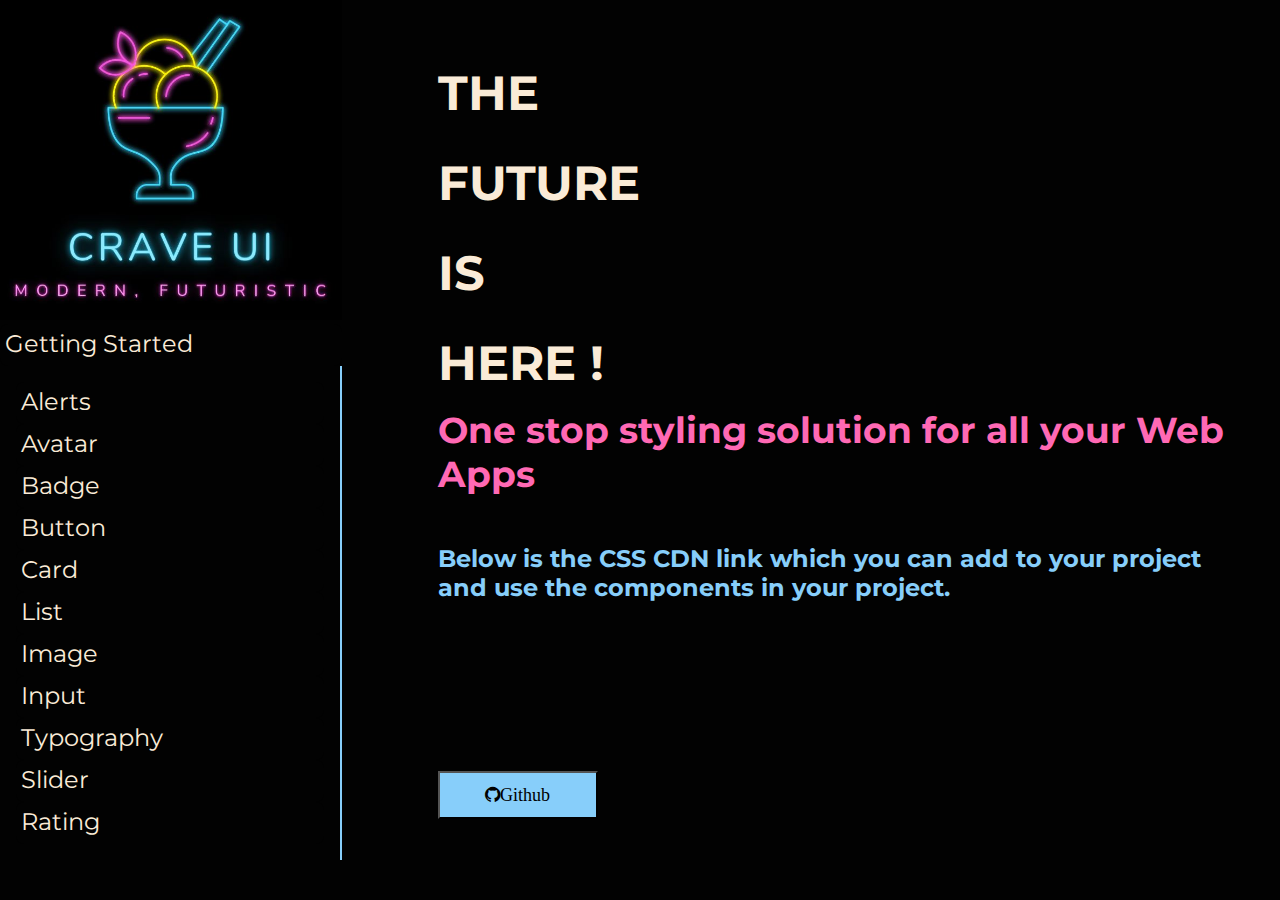
<file: index.html>
<!DOCTYPE html>
<html lang="en">
  <head>
    <meta charset="UTF-8" />
    <meta http-equiv="X-UA-Compatible" content="IE=edge" />
    <meta name="viewport" content="width=device-width, initial-scale=1.0" />
    <title>Crave-UI</title>
    <link rel="stylesheet" href="./styles/main.css" />
    <link
      href="https://fonts.googleapis.com/css2?family=Montserrat&display=swap"
      rel="stylesheet"
    />
  </head>
  <body>
    <div class="container">
      <div class="navbar">
        <a href="./index.html">
          <img src="./assets/logo.png" alt="Crave_UI_Logo" />
        </a>
        <div class="install">
          <a href="./index.html">
            <p>Getting Started</p>
          </a>
        </div>
        <div class="components-list">
          <ul>
            <li>
              <a href="/components/alerts/alerts.html"><p>Alerts</p></a>
            </li>
            <li>
              <a href="/components/avatar/avatar.html"><p>Avatar</p></a>
            </li>
            <li>
              <a href="/components/badge/badge.html"><p>Badge</p></a>
            </li>
            <li>
              <a href="/components/button/button.html"><p>Button</p></a>
            </li>
            <li>
              <a href="/components/cards/cards.html"><p>Card</p></a>
            </li>
            <li>
              <a href="/components/list/list.html"><p>List</p></a>
            </li>
            <li>
              <a href="/components/image/image.html"><p>Image</p></a>
            </li>
            <li>
              <a href="/components/input/input.html"><p>Input</p></a>
            </li>
            <li>
              <a href="/components/typography/typography.html"
                ><p>Typography</p></a
              >
            </li>
            <li>
              <a href="/components/slider/slider.html"><p>Slider</p></a>
            </li>
            <li>
              <a href="/components/rating/rating.html"><p>Rating</p></a>
            </li>
          </ul>
        </div>
      </div>
      <div class="main">
        <h1>THE</h1>
        <h1>FUTURE</h1>
        <h1>IS</h1>
        <h1>HERE !</h1>
        <h2>One stop styling solution for all your Web Apps</h2>
        <h4>Below is the CSS CDN link which you can add to your project and use the components in your project.</h4>
        <iframe class="cdn" src="https://www.thiscodeworks.com/embed/6212a76c11c4db00151a7dbe" style="width: 100%; height: 99px;" frameborder="0"></iframe>
        <a href="https://github.com/arjundevn/Crave-UI"><button class="btn btn-primary fa fa-github github-button">Github</button></a>
      </div>
    </div>
  </body>
</html>
</file>
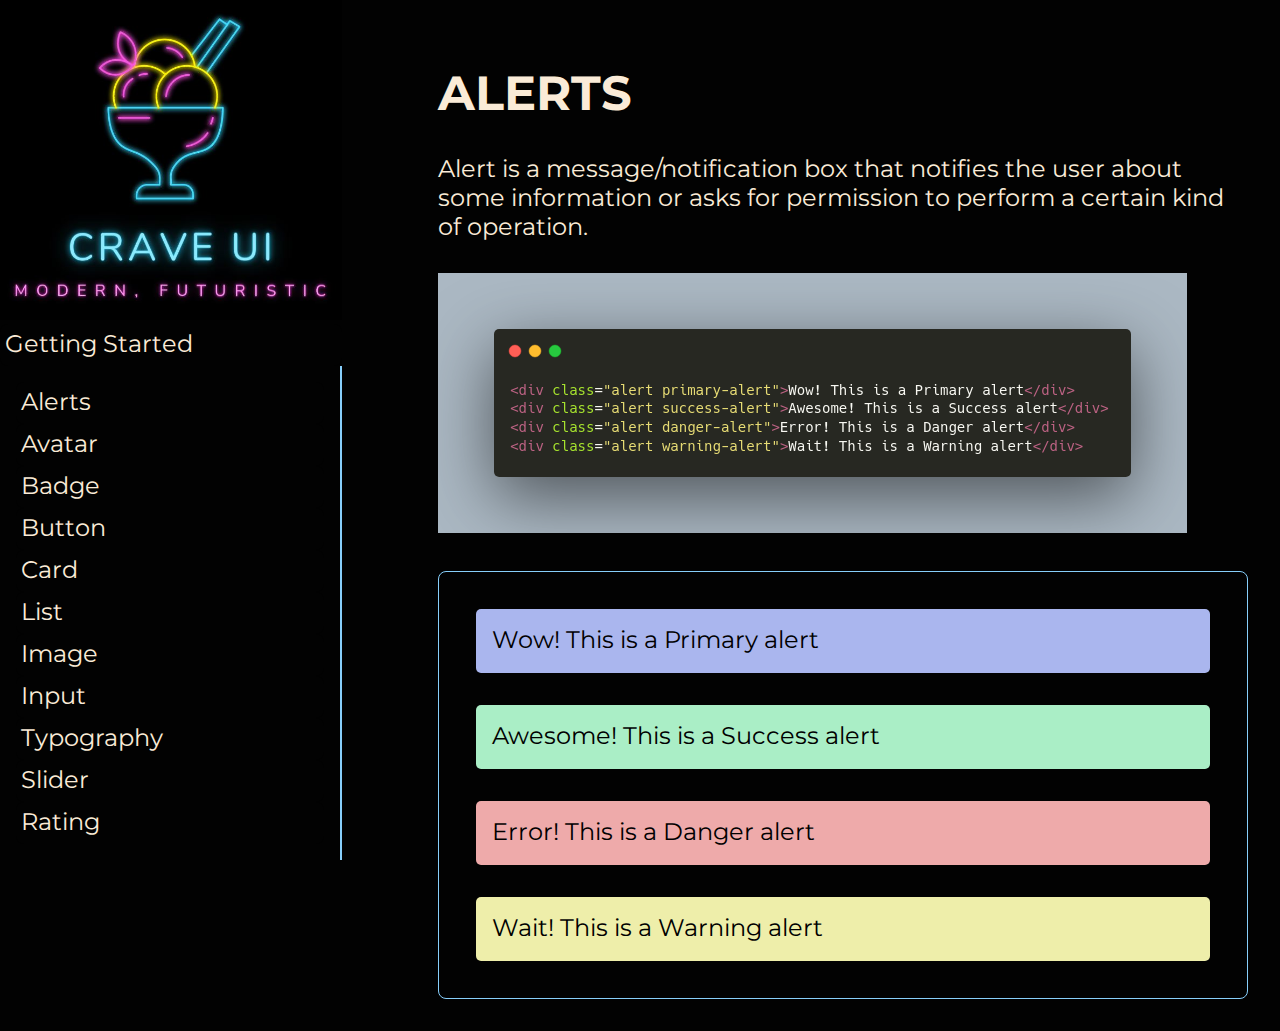
<file: components/alerts/alerts.html>
<!DOCTYPE html>
<html lang="en">
  <head>
    <meta charset="UTF-8" />
    <meta http-equiv="X-UA-Compatible" content="IE=edge" />
    <meta name="viewport" content="width=device-width, initial-scale=1.0" />
    <title>Crave-UI</title>
    <link rel="stylesheet" href="../../styles/main.css" />
    <link
      href="https://fonts.googleapis.com/css2?family=Montserrat&display=swap"
      rel="stylesheet"
    />
  </head>
  <body>
    <div class="container">
      <div class="navbar">
        <a href="/index.html">
          <img src="../../assets/logo.png" alt="Crave_UI_Logo" />
        </a>
        <div class="install">
          <a href="/index.html">
            <p>Getting Started</p>
          </a>
        </div>
        <div class="components-list">
          <ul>
            <li>
              <a href="/components/alerts/alerts.html"><p>Alerts</p></a>
            </li>
            <li>
              <a href="/components/avatar/avatar.html"><p>Avatar</p></a>
            </li>
            <li>
              <a href="/components/badge/badge.html"><p>Badge</p></a>
            </li>
            <li>
              <a href="/components/button/button.html"><p>Button</p></a>
            </li>
            <li>
              <a href="/components/cards/cards.html"><p>Card</p></a>
            </li>
            <li>
              <a href="/components/list/list.html"><p>List</p></a>
            </li>
            <li>
              <a href="/components/image/image.html"><p>Image</p></a>
            </li>
            <li>
              <a href="/components/input/input.html"><p>Input</p></a>
            </li>
            <li>
              <a href="/components/typography/typography.html"
                ><p>Typography</p></a
              >
            </li>
            <li>
              <a href="/components/slider/slider.html"><p>Slider</p></a>
            </li>
            <li>
              <a href="/components/rating/rating.html"><p>Rating</p></a>
            </li>
          </ul>
        </div>
      </div>
      <div class="main">
        <h1>ALERTS</h1>
        <div class="description">
          <p>
            Alert is a message/notification box that notifies the user about
            some information or asks for permission to perform a certain kind of
            operation.
          </p>
        </div>
        <div class="code">
          <img src="../../assets/alerts-code.png" alt="Alerts_code" />
        </div>
        <div class="display-components box">
          <div class="alert primary-alert">Wow! This is a Primary alert</div>
          <div class="alert success-alert">
            Awesome! This is a Success alert
          </div>
          <div class="alert danger-alert">Error! This is a Danger alert</div>
          <div class="alert warning-alert">Wait! This is a Warning alert</div>
        </div>
      </div>
    </div>
  </body>
</html>
</file>
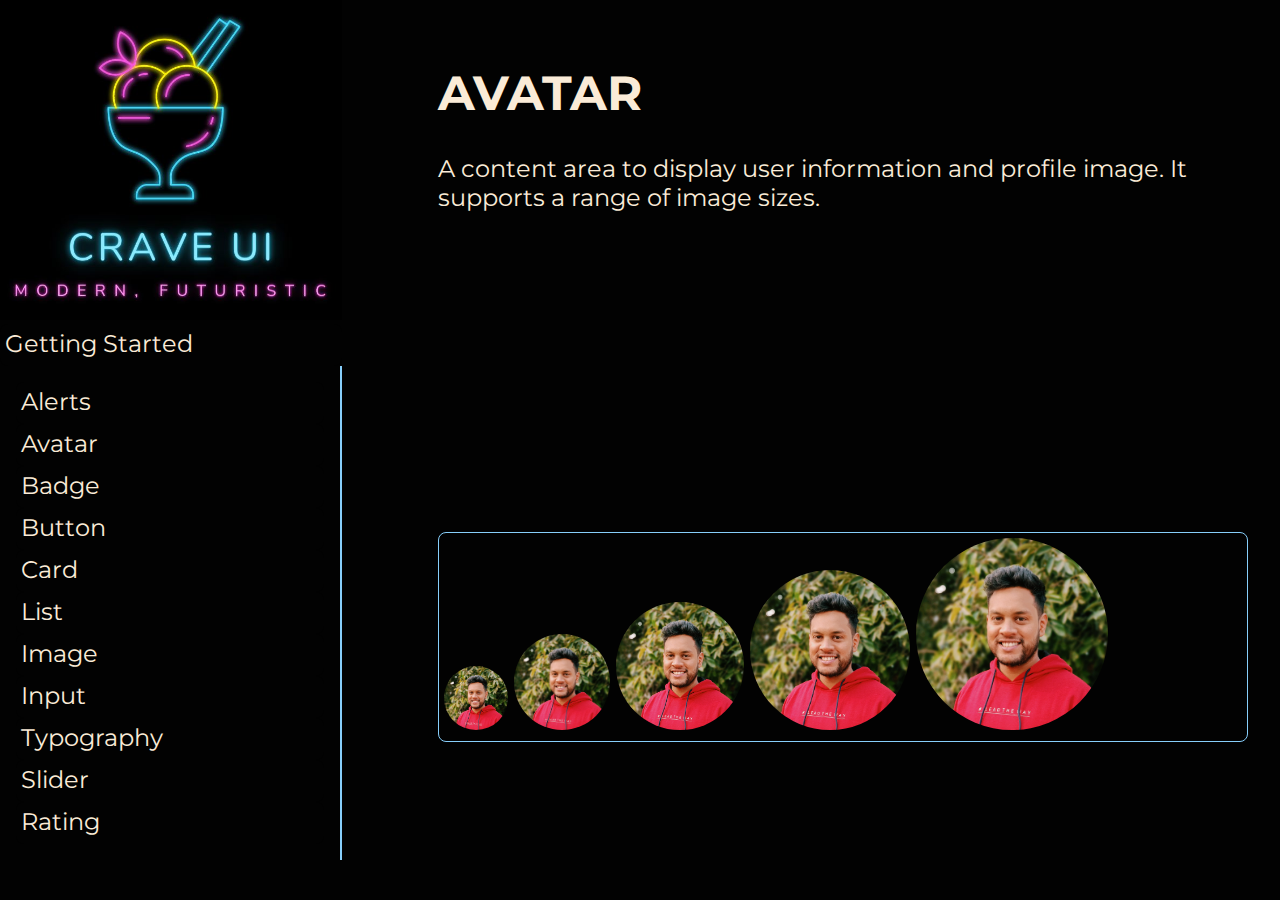
<file: components/avatar/avatar.html>
<!DOCTYPE html>
<html lang="en">
  <head>
    <meta charset="UTF-8" />
    <meta http-equiv="X-UA-Compatible" content="IE=edge" />
    <meta name="viewport" content="width=device-width, initial-scale=1.0" />
    <title>Crave-UI</title>
    <link rel="stylesheet" href="../../styles/main.css" />
    <link
      href="https://fonts.googleapis.com/css2?family=Montserrat&display=swap"
      rel="stylesheet"
    />
  </head>
  <body>
    <div class="container">
      <div class="navbar">
        <a href="/index.html">
          <img src="../../assets/logo.png" alt="Crave_UI_Logo" />
        </a>
        <div class="install">
          <a href="/index.html">
            <p>Getting Started</p>
          </a>
        </div>
        <div class="components-list">
          <ul>
            <li>
              <a href="/components/alerts/alerts.html"><p>Alerts</p></a>
            </li>
            <li>
              <a href="/components/avatar/avatar.html"><p>Avatar</p></a>
            </li>
            <li>
              <a href="/components/badge/badge.html"><p>Badge</p></a>
            </li>
            <li>
              <a href="/components/button/button.html"><p>Button</p></a>
            </li>
            <li>
              <a href="/components/cards/cards.html"><p>Card</p></a>
            </li>
            <li>
              <a href="/components/list/list.html"><p>List</p></a>
            </li>
            <li>
              <a href="/components/image/image.html"><p>Image</p></a>
            </li>
            <li>
              <a href="/components/input/input.html"><p>Input</p></a>
            </li>
            <li>
              <a href="/components/typography/typography.html"
                ><p>Typography</p></a
              >
            </li>
            <li>
              <a href="/components/slider/slider.html"><p>Slider</p></a>
            </li>
            <li>
              <a href="/components/rating/rating.html"><p>Rating</p></a>
            </li>
          </ul>
        </div>
      </div>
      <div class="main">
        <h1>AVATAR</h1>
        <div class="description">
          <p>
            A content area to display user information and profile image. It
            supports a range of image sizes.
          </p>
        </div>
        <div class="code">
          <iframe
            src="https://www.thiscodeworks.com/embed/6210a2a71cc8b9001542edd5"
            style="width: 100%; height: 250px"
            frameborder="0"
          ></iframe>
        </div>
        <div class="display-components box">
          <img
            class="round-img avatar--xsm"
            src="../../assets/Square_Profile.jpg"
            alt="avatar-image"
          />
          <img
            class="round-img avatar--sm"
            src="../../assets/Square_Profile.jpg"
            alt="avatar-image"
          />
          <img
            class="round-img avatar--md"
            src="../../assets/Square_Profile.jpg"
            alt="avatar-image"
          />
          <img
            class="round-img avatar--lg"
            src="../../assets/Square_Profile.jpg"
            alt="avatar-image"
          />
          <img
            class="round-img avatar--xlg"
            src="../../assets/Square_Profile.jpg"
            alt="avatar-image"
          />
        </div>
      </div>
    </div>
  </body>
</html>
</file>
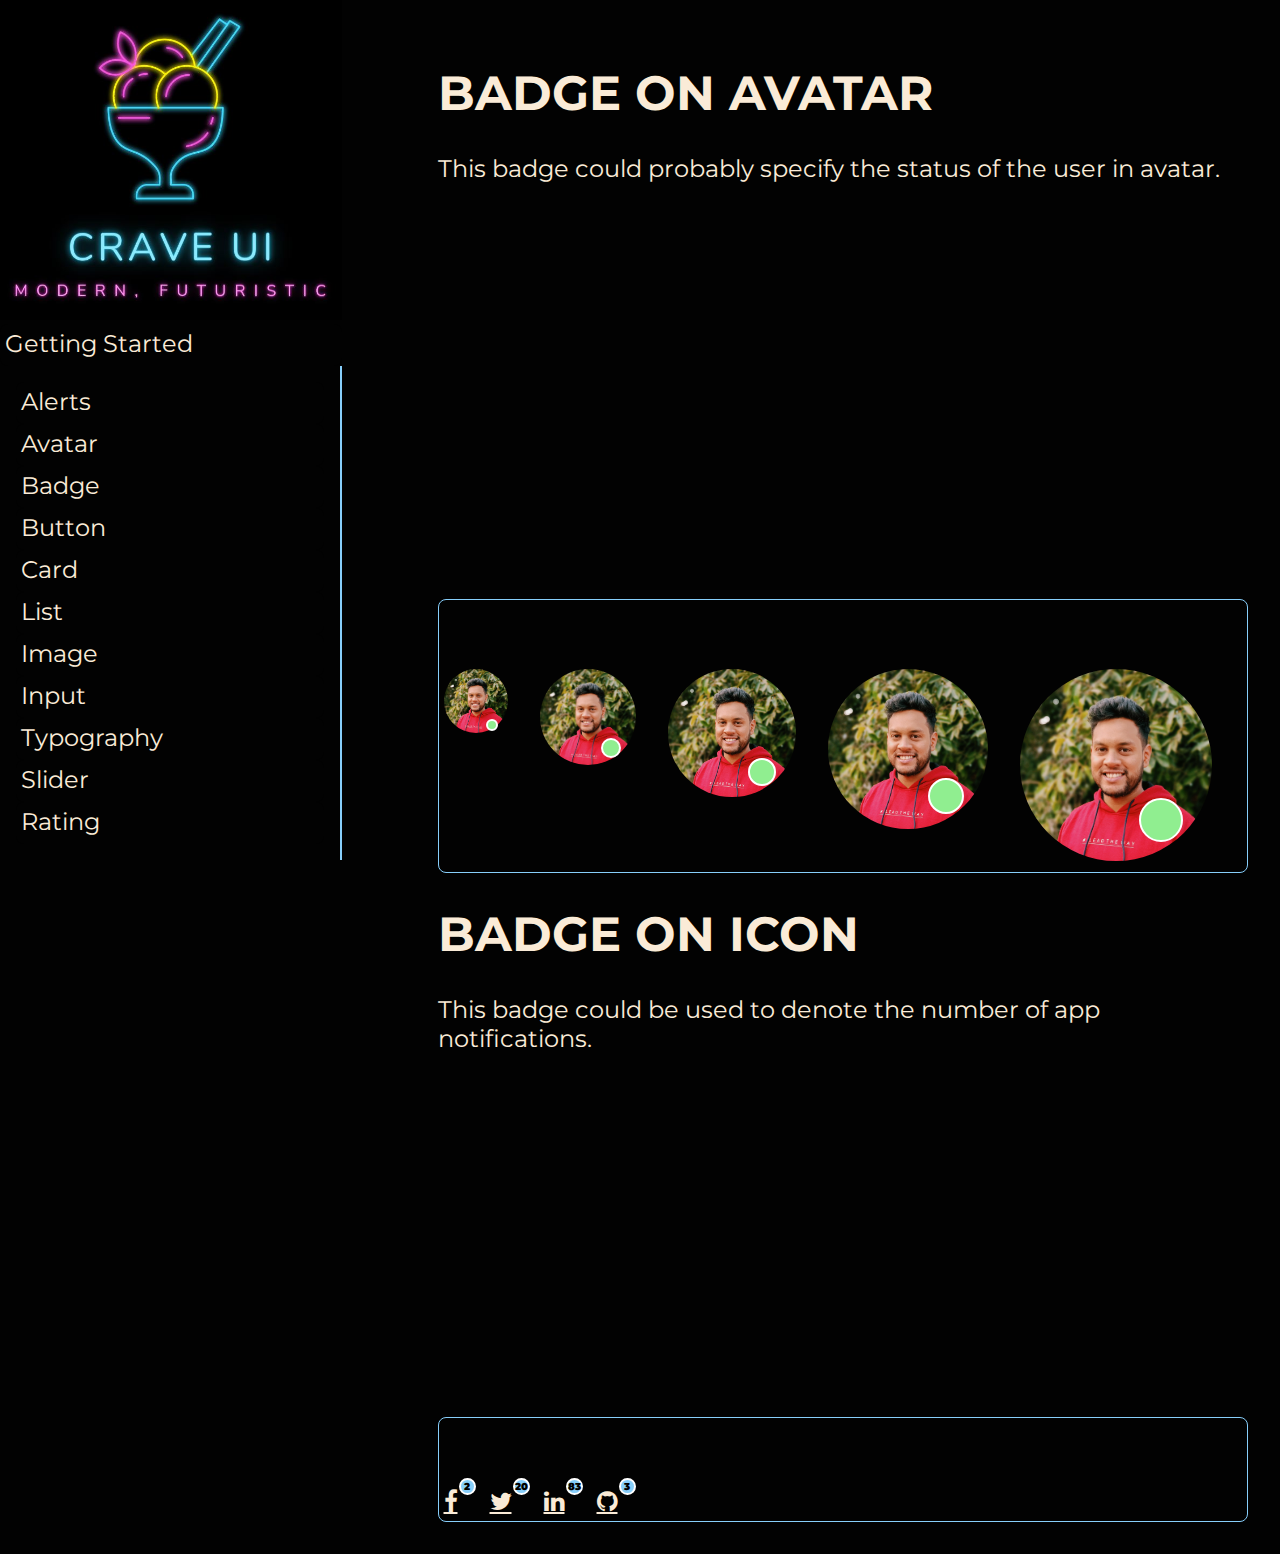
<file: components/badge/badge.html>
<!DOCTYPE html>
<html lang="en">
  <head>
    <meta charset="UTF-8" />
    <meta http-equiv="X-UA-Compatible" content="IE=edge" />
    <meta name="viewport" content="width=device-width, initial-scale=1.0" />
    <title>Crave-UI</title>
    <link rel="stylesheet" href="../../styles/main.css" />
    <link
      href="https://fonts.googleapis.com/css2?family=Montserrat&display=swap"
      rel="stylesheet"
    />
    <link
      rel="stylesheet"
      href="https://cdnjs.cloudflare.com/ajax/libs/font-awesome/4.7.0/css/font-awesome.min.css"
    />
  </head>
  <body>
    <div class="container">
      <div class="navbar">
        <a href="/index.html">
          <img src="../../assets/logo.png" alt="Crave_UI_Logo" />
        </a>
        <div class="install">
          <a href="/index.html">
            <p>Getting Started</p>
          </a>
        </div>
        <div class="components-list">
          <ul>
            <li>
              <a href="/components/alerts/alerts.html"><p>Alerts</p></a>
            </li>
            <li>
              <a href="/components/avatar/avatar.html"><p>Avatar</p></a>
            </li>
            <li>
              <a href="/components/badge/badge.html"><p>Badge</p></a>
            </li>
            <li>
              <a href="/components/button/button.html"><p>Button</p></a>
            </li>
            <li>
              <a href="/components/cards/cards.html"><p>Card</p></a>
            </li>
            <li>
              <a href="/components/list/list.html"><p>List</p></a>
            </li>
            <li>
              <a href="/components/image/image.html"><p>Image</p></a>
            </li>
            <li>
              <a href="/components/input/input.html"><p>Input</p></a>
            </li>
            <li>
              <a href="/components/typography/typography.html"
                ><p>Typography</p></a
              >
            </li>
            <li>
              <a href="/components/slider/slider.html"><p>Slider</p></a>
            </li>
            <li>
              <a href="/components/rating/rating.html"><p>Rating</p></a>
            </li>
          </ul>
        </div>
      </div>
      <div class="main">
        <h1>BADGE ON AVATAR</h1>
        <div class="description">
          <p>
            This badge could probably specify the status of the user in avatar.
          </p>
        </div>
        <div class="code">
          <iframe
            src="https://www.thiscodeworks.com/embed/6211422b5362a500156c2b0a"
            style="width: 100%; height: 346px"
            frameborder="0"
          ></iframe>
        </div>
        <div class="display-components box">
          <div class="avatar-badge">
            <div class="badge-container">
              <img
                class="round-img avatar--xsm"
                src="../../assets/Square_Profile.jpg"
                alt="avatar-image"
              />
              <span class="badge-avatar-img badge--xsm"></span>
            </div>
            <div class="badge-container">
              <img
                class="round-img avatar--sm"
                src="../../assets/Square_Profile.jpg"
                alt="avatar-image"
              />
              <span class="badge-avatar-img badge--sm"></span>
            </div>
            <div class="badge-container">
              <img
                class="round-img avatar--md"
                src="../../assets/Square_Profile.jpg"
                alt="avatar-image"
              />
              <span class="badge-avatar-img badge--md"></span>
            </div>
            <div class="badge-container">
              <img
                class="round-img avatar--lg"
                src="../../assets/Square_Profile.jpg"
                alt="avatar-image"
              />
              <span class="badge-avatar-img badge--lg"></span>
            </div>
            <div class="badge-container">
              <img
                class="round-img avatar--xlg"
                src="../../assets/Square_Profile.jpg"
                alt="avatar-image"
              />
              <span class="badge-avatar-img badge--xlg"></span>
            </div>
          </div>
        </div>
        <h1>BADGE ON ICON</h1>
        <div class="description">
          <p>
            This badge could be used to denote the number of app notifications.
          </p>
        </div>
        <div class="code">
          <iframe
            src="https://www.thiscodeworks.com/embed/62114c505362a500156c2b0f"
            style="width: 100%; height: 294px"
            frameborder="0"
          ></iframe>
        </div>
        <div class="display-components box">
          <div class="icon-badge">
            <div class="badge-container">
              <a href="#" class="fa fa-facebook"></a>
              <span class="badge-icon-img icon">2</span>
            </div>
            <div class="badge-container">
              <a href="#" class="fa fa-twitter"></a>
              <span class="badge-icon-img icon">20</span>
            </div>
            <div class="badge-container">
              <a href="#" class="fa fa-linkedin"></a>
              <span class="badge-icon-img icon">83</span>
            </div>
            <div class="badge-container">
              <a href="#" class="fa fa-github"></a>
              <span class="badge-icon-img icon">3</span>
            </div>
          </div>
        </div>
      </div>
    </div>
  </body>
</html>
</file>
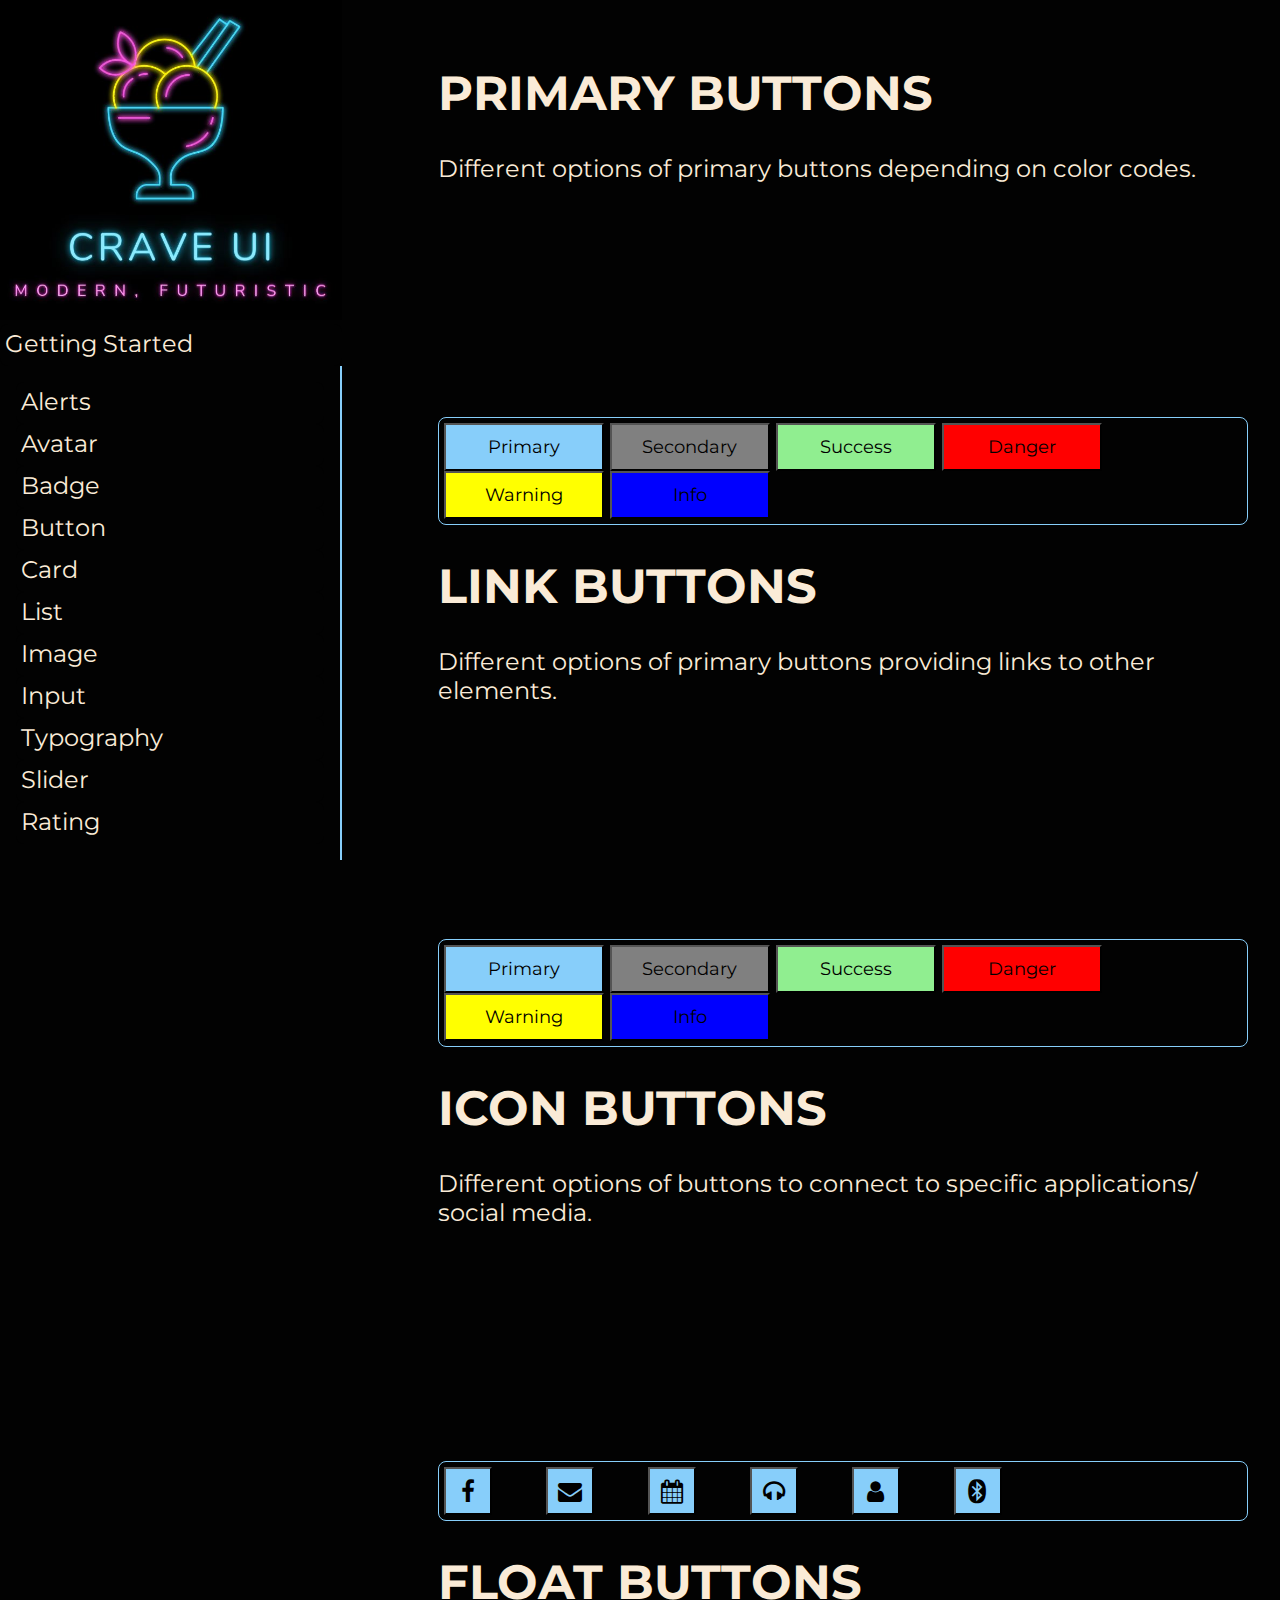
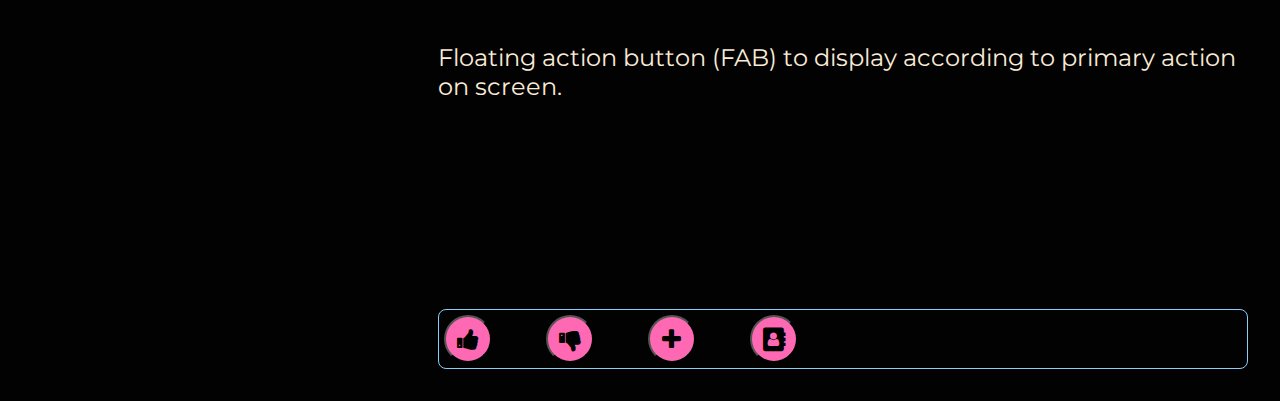
<file: components/button/button.html>
<!DOCTYPE html>
<html lang="en">
  <head>
    <meta charset="UTF-8" />
    <meta http-equiv="X-UA-Compatible" content="IE=edge" />
    <meta name="viewport" content="width=device-width, initial-scale=1.0" />
    <title>Crave-UI</title>
    <link rel="stylesheet" href="../../styles/main.css" />
    <link
      href="https://fonts.googleapis.com/css2?family=Montserrat&display=swap"
      rel="stylesheet"
    />
    <link
      rel="stylesheet"
      href="https://cdnjs.cloudflare.com/ajax/libs/font-awesome/4.7.0/css/font-awesome.min.css"
    />
  </head>

  <body>
    <div class="container">
      <div class="navbar">
        <a href="/index.html">
          <img src="../../assets/logo.png" alt="Crave_UI_Logo" />
        </a>
        <div class="install">
          <a href="/index.html">
            <p>Getting Started</p>
          </a>
        </div>
        <div class="components-list">
          <ul>
            <li>
              <a href="/components/alerts/alerts.html"><p>Alerts</p></a>
            </li>
            <li>
              <a href="/components/avatar/avatar.html"><p>Avatar</p></a>
            </li>
            <li>
              <a href="/components/badge/badge.html"><p>Badge</p></a>
            </li>
            <li>
              <a href="/components/button/button.html"><p>Button</p></a>
            </li>
            <li>
              <a href="/components/cards/cards.html"><p>Card</p></a>
            </li>
            <li>
              <a href="/components/list/list.html"><p>List</p></a>
            </li>
            <li>
              <a href="/components/image/image.html"><p>Image</p></a>
            </li>
            <li>
              <a href="/components/input/input.html"><p>Input</p></a>
            </li>
            <li>
              <a href="/components/typography/typography.html"
                ><p>Typography</p></a
              >
            </li>
            <li>
              <a href="/components/slider/slider.html"><p>Slider</p></a>
            </li>
            <li>
              <a href="/components/rating/rating.html"><p>Rating</p></a>
            </li>
          </ul>
        </div>
      </div>
      <div class="main">
        <h1>PRIMARY BUTTONS</h1>
        <div class="description">
          <p>Different options of primary buttons depending on color codes.</p>
        </div>
        <div class="code">
          <iframe
            src="https://www.thiscodeworks.com/embed/6212108b5362a500156c2b58"
            style="width: 100%; height: 164px"
            frameborder="0"
          ></iframe>
        </div>
        <div class="display-components box">
          <button class="btn btn-primary">Primary</button>
          <button class="btn btn-secondary">Secondary</button>
          <button class="btn btn-success">Success</button>
          <button class="btn btn-danger">Danger</button>
          <button class="btn btn-warning">Warning</button>
          <button class="btn btn-info">Info</button>
        </div>
        <h1>LINK BUTTONS</h1>
        <div class="description">
          <p>
            Different options of primary buttons providing links to other
            elements.
          </p>
        </div>
        <div class="code">
          <iframe
            src="https://www.thiscodeworks.com/embed/621210f95362a500156c2b59"
            style="width: 100%; height: 164px"
            frameborder="0"
          ></iframe>
        </div>
        <div class="display-components box">
          <a href="#"><button class="btn btn-primary">Primary</button></a>
          <a href="#"><button class="btn btn-secondary">Secondary</button></a>
          <a href="#"><button class="btn btn-success">Success</button></a>
          <a href="#"><button class="btn btn-danger">Danger</button></a>
          <a href="#"><button class="btn btn-warning">Warning</button></a>
          <a href="#"><button class="btn btn-info">Info</button></a>
        </div>
        <h1>ICON BUTTONS</h1>
        <div class="description">
          <p>
            Different options of buttons to connect to specific applications/
            social media.
          </p>
        </div>
        <div class="code">
          <iframe
            src="https://www.thiscodeworks.com/embed/621211245362a500156c2b5a"
            style="width: 100%; height: 164px"
            frameborder="0"
          ></iframe>
        </div>
        <div class="display-components box">
          <button class="btn-icon fa fa-facebook"></button>
          <button class="btn-icon fa fa-envelope"></button>
          <button class="btn-icon fa fa-calendar"></button>
          <button class="btn-icon fa fa-headphones"></button>
          <button class="btn-icon fa fa-user"></button>
          <button class="btn-icon fa fa-bluetooth"></button>
        </div>
        <h1>FLOAT BUTTONS</h1>
        <div class="description">
          <p>
            Floating action button (FAB) to display according to primary action
            on screen.
          </p>
        </div>
        <div class="code">
          <iframe
            src="https://www.thiscodeworks.com/embed/621212575362a500156c2b5b"
            style="width: 100%; height: 138px"
            frameborder="0"
          ></iframe>
        </div>
        <div class="display-components box">
          <button class="btn-icon btn-float fa fa-thumbs-up"></button>
          <button class="btn-icon btn-float fa fa-thumbs-down"></button>
          <button class="btn-icon btn-float fa fa-plus"></button>
          <button class="btn-icon btn-float fa fa-address-book"></button>
        </div>
      </div>
    </div>
  </body>
</html>
</file>
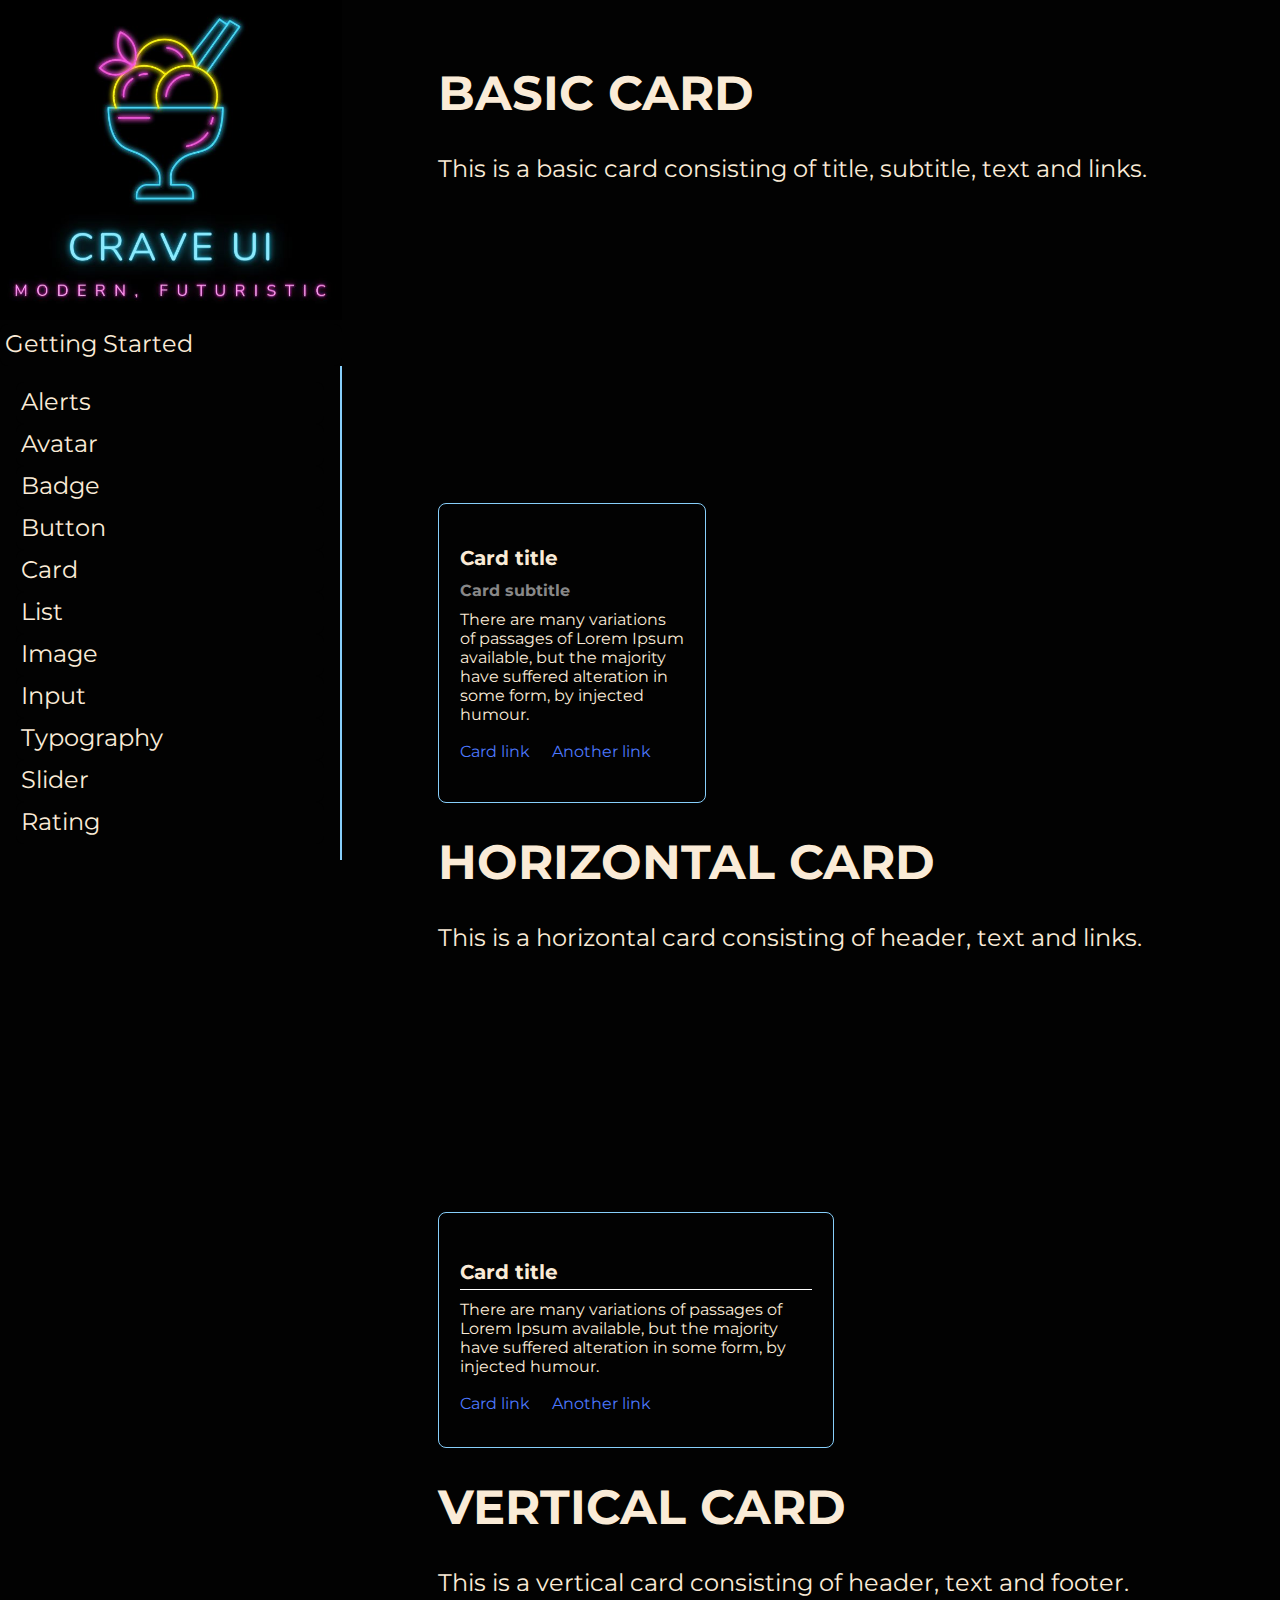
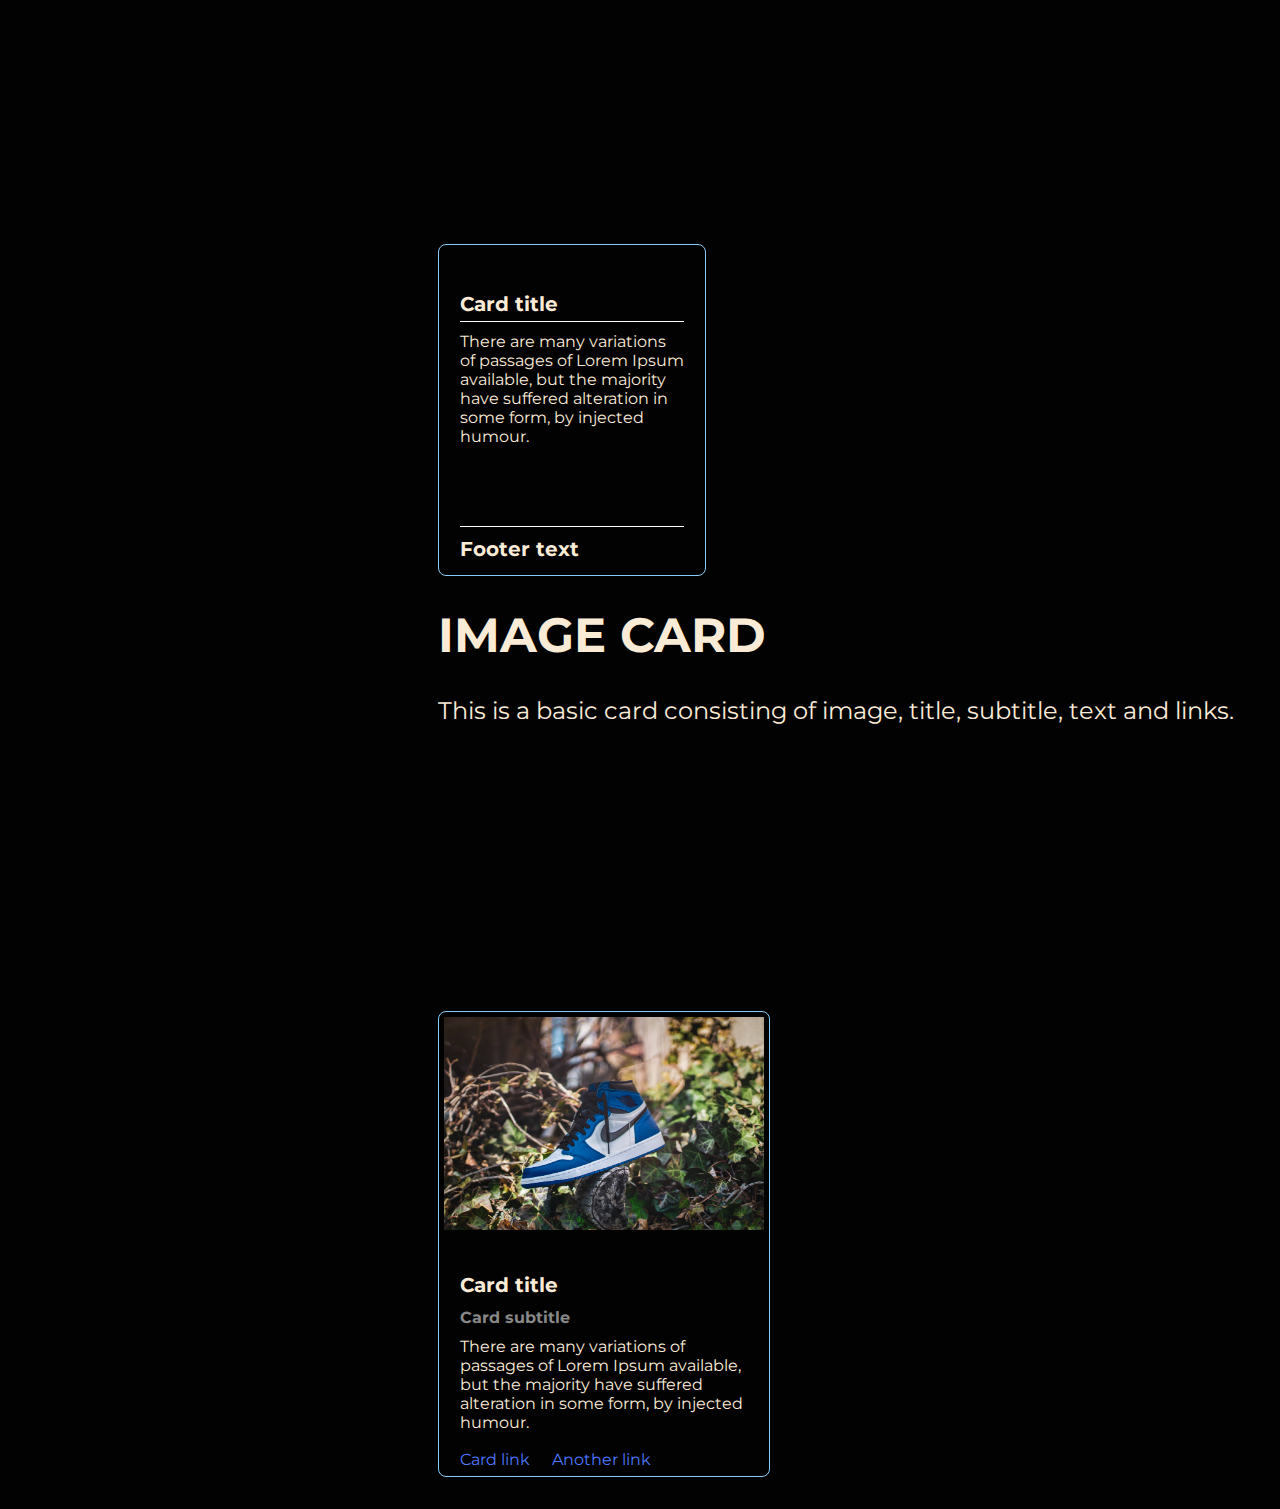
<file: components/cards/cards.html>
<!DOCTYPE html>
<html lang="en">
  <head>
    <meta charset="UTF-8" />
    <meta http-equiv="X-UA-Compatible" content="IE=edge" />
    <meta name="viewport" content="width=device-width, initial-scale=1.0" />
    <title>Crave-UI</title>
    <link rel="stylesheet" href="../../styles/main.css" />
    <link
      href="https://fonts.googleapis.com/css2?family=Montserrat&display=swap"
      rel="stylesheet"
    />
  </head>
  <body>
    <div class="container">
      <div class="navbar">
        <a href="/index.html">
          <img src="../../assets/logo.png" alt="Crave_UI_Logo" />
        </a>
        <div class="install">
          <a href="/index.html">
            <p>Getting Started</p>
          </a>
        </div>
        <div class="components-list">
          <ul>
            <li>
              <a href="/components/alerts/alerts.html"><p>Alerts</p></a>
            </li>
            <li>
              <a href="/components/avatar/avatar.html"><p>Avatar</p></a>
            </li>
            <li>
              <a href="/components/badge/badge.html"><p>Badge</p></a>
            </li>
            <li>
              <a href="/components/button/button.html"><p>Button</p></a>
            </li>
            <li>
              <a href="/components/cards/cards.html"><p>Card</p></a>
            </li>
            <li>
              <a href="/components/list/list.html"><p>List</p></a>
            </li>
            <li>
              <a href="/components/image/image.html"><p>Image</p></a>
            </li>
            <li>
              <a href="/components/input/input.html"><p>Input</p></a>
            </li>
            <li>
              <a href="/components/typography/typography.html"
                ><p>Typography</p></a
              >
            </li>
            <li>
              <a href="/components/slider/slider.html"><p>Slider</p></a>
            </li>
            <li>
              <a href="/components/rating/rating.html"><p>Rating</p></a>
            </li>
          </ul>
        </div>
      </div>
      <div class="main">
        <div class="display-components">
          <div class="cards">
            <h1>BASIC CARD</h1>
            <div class="description">
              <p>
                This is a basic card consisting of title, subtitle, text and
                links.
              </p>
            </div>
            <div class="code">
              <iframe
                src="https://www.thiscodeworks.com/embed/621137bf1cc8b9001542ee89"
                style="width: 100%; height: 250px"
                frameborder="0"
              ></iframe>
            </div>
            <div class="card card-basic">
              <div class="card-body">
                <h5 class="card-title">Card title</h5>
                <h6 class="card-subtitle">Card subtitle</h6>
                <p class="card-text">
                  There are many variations of passages of Lorem Ipsum
                  available, but the majority have suffered alteration in some
                  form, by injected humour.
                </p>
                <a href="#" class="card-link">Card link</a>
                <a href="#" class="card-link ml-16">Another link</a>
              </div>
            </div>

            <h1 class="mt-30">HORIZONTAL CARD</h1>
            <div class="description">
              <p>
                This is a horizontal card consisting of header, text and links.
              </p>
            </div>
            <div class="code">
              <iframe
                src="https://www.thiscodeworks.com/embed/6211d4795362a500156c2b37"
                style="width: 100%; height: 190px"
                frameborder="0"
              ></iframe>
            </div>
            <div class="card card-horizontal">
              <div class="card-body">
                <h5 class="card-title card-header">Card title</h5>
                <p class="card-text">
                  There are many variations of passages of Lorem Ipsum
                  available, but the majority have suffered alteration in some
                  form, by injected humour.
                </p>
                <a href="#" class="card-link">Card link</a>
                <a href="#" class="card-link ml-16">Another link</a>
              </div>
            </div>

            <h1 class="mt-30">VERTICAL CARD</h1>
            <div class="description">
              <p>
                This is a vertical card consisting of header, text and footer.
              </p>
            </div>
            <div class="code">
              <iframe
                src="https://www.thiscodeworks.com/embed/6211d57e5362a500156c2b3a"
                style="width: 100%; height: 177px"
                frameborder="0"
              ></iframe>
            </div>
            <div class="card card-vertical">
              <div class="card-body">
                <h5 class="card-title card-header">Card title</h5>
                <p class="card-text">
                  There are many variations of passages of Lorem Ipsum
                  available, but the majority have suffered alteration in some
                  form, by injected humour.
                </p>
                <h5 class="card-title card-footer">Footer text</h5>
              </div>
            </div>
            <h1 class="mt-30">IMAGE CARD</h1>
            <div class="description">
              <p>
                This is a basic card consisting of image, title, subtitle, text
                and links.
              </p>
            </div>
            <div class="code">
              <iframe
                src="https://www.thiscodeworks.com/embed/6211d5cc5362a500156c2b3c"
                style="width: 100%; height: 216px"
                frameborder="0"
              ></iframe>
            </div>
            <div class="card card-image">
              <img
                class="card-img"
                src="../../assets/jordan.jpg"
                alt="Card image"
              />
              <div class="card-body">
                <h5 class="card-title">Card title</h5>
                <h6 class="card-subtitle">Card subtitle</h6>
                <p class="card-text">
                  There are many variations of passages of Lorem Ipsum
                  available, but the majority have suffered alteration in some
                  form, by injected humour.
                </p>
                <a href="#" class="card-link">Card link</a>
                <a href="#" class="card-link ml-16">Another link</a>
              </div>
            </div>
          </div>
        </div>
      </div>
    </div>
  </body>
</html>
</file>
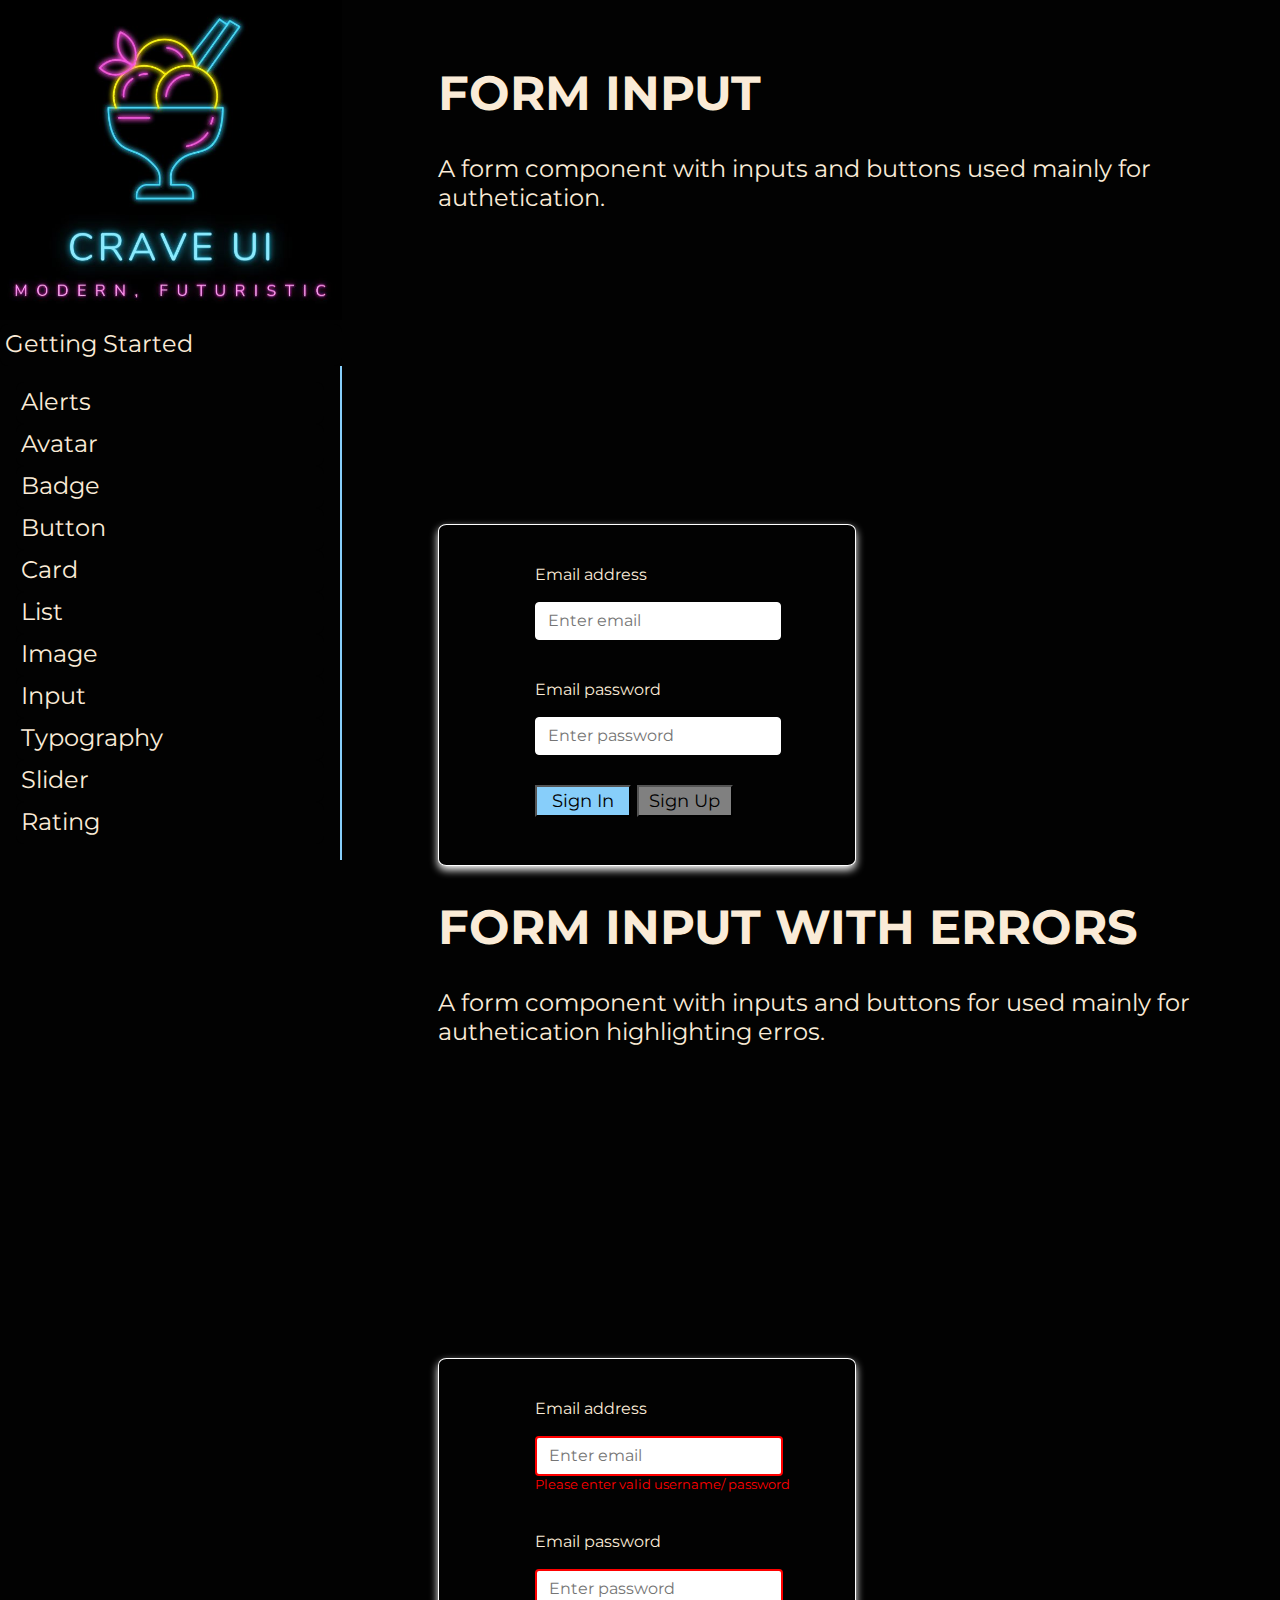
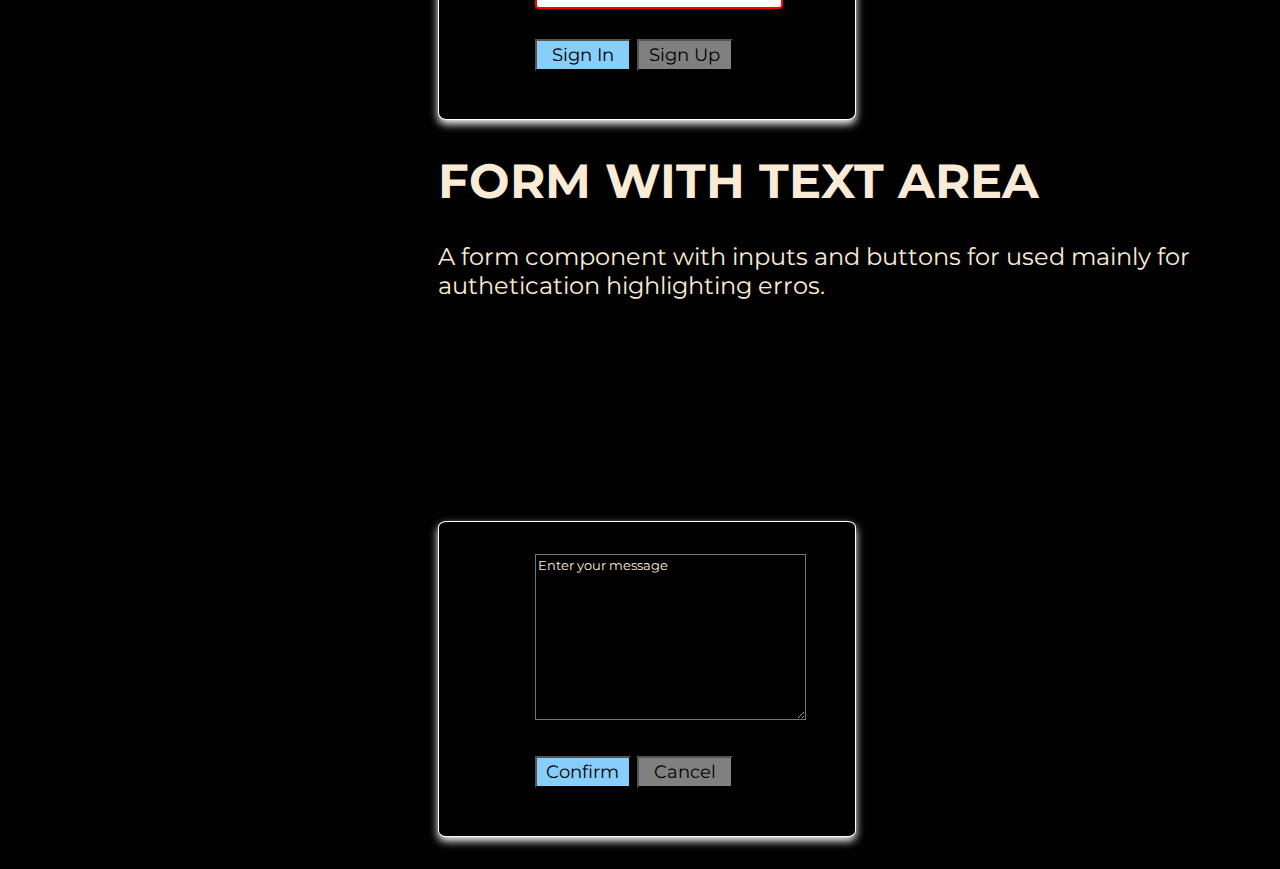
<file: components/input/input.html>
<!DOCTYPE html>
<html lang="en">
  <head>
    <meta charset="UTF-8" />
    <meta http-equiv="X-UA-Compatible" content="IE=edge" />
    <meta name="viewport" content="width=device-width, initial-scale=1.0" />
    <title>Crave-UI</title>
    <link rel="stylesheet" href="../../styles/main.css" />
    <link
      href="https://fonts.googleapis.com/css2?family=Montserrat&display=swap"
      rel="stylesheet"
    />
    <link
      rel="stylesheet"
      href="https://cdnjs.cloudflare.com/ajax/libs/font-awesome/4.7.0/css/font-awesome.min.css"
    />
  </head>

  <body>
    <div class="container">
      <div class="navbar">
        <a href="/index.html">
          <img src="../../assets/logo.png" alt="Crave_UI_Logo" />
        </a>
        <div class="install">
          <a href="/index.html">
            <p>Getting Started</p>
          </a>
        </div>
        <div class="components-list">
          <ul>
            <li>
              <a href="/components/alerts/alerts.html"><p>Alerts</p></a>
            </li>
            <li>
              <a href="/components/avatar/avatar.html"><p>Avatar</p></a>
            </li>
            <li>
              <a href="/components/badge/badge.html"><p>Badge</p></a>
            </li>
            <li>
              <a href="/components/button/button.html"><p>Button</p></a>
            </li>
            <li>
              <a href="/components/cards/cards.html"><p>Card</p></a>
            </li>
            <li>
              <a href="/components/list/list.html"><p>List</p></a>
            </li>
            <li>
              <a href="/components/image/image.html"><p>Image</p></a>
            </li>
            <li>
              <a href="/components/input/input.html"><p>Input</p></a>
            </li>
            <li>
              <a href="/components/typography/typography.html"
                ><p>Typography</p></a
              >
            </li>
            <li>
              <a href="/components/slider/slider.html"><p>Slider</p></a>
            </li>
            <li>
              <a href="/components/rating/rating.html"><p>Rating</p></a>
            </li>
          </ul>
        </div>
      </div>
      <div class="main">
        <h1>FORM INPUT</h1>
        <div class="description">
          <p>
            A form component with inputs and buttons used mainly for
            authetication.
          </p>
        </div>
        <div class="code">
          <iframe
            src="https://www.thiscodeworks.com/embed/621249855362a500156c2ba3"
            style="width: 100%; height: 242px"
            frameborder="0"
          ></iframe>
        </div>
        <div class="form form-input">
          <div class="form-group">
            <label for="email">Email address</label>
            <input
              type="email"
              id="email"
              class="field form-field"
              placeholder="Enter email"
            />
          </div>
          <div class="form-group">
            <label for="password">Email password</label>
            <input
              type="password"
              id="password"
              class="field form-field"
              placeholder="Enter password"
            />
          </div>
          <button class="btn btn-primary btn-input">Sign In</button>
          <button class="btn btn-secondary btn-input">Sign Up</button>
        </div>

        <h1>FORM INPUT WITH ERRORS</h1>
        <div class="description">
          <p>
            A form component with inputs and buttons for used mainly for
            authetication highlighting erros.
          </p>
        </div>
        <div class="code">
          <iframe
            src="https://www.thiscodeworks.com/embed/621249b75362a500156c2ba5"
            style="width: 100%; height: 242px"
            frameborder="0"
          ></iframe>
        </div>
        <div class="form form-input">
          <div class="form-group">
            <label for="email">Email address</label>
            <input
              type="email"
              id="email"
              class="field form-error"
              placeholder="Enter email"
            />
          </div>
          <p class="error-message">Please enter valid username/ password</p>
          <div class="form-group">
            <label for="password">Email password</label>
            <input
              type="password"
              id="password"
              class="field form-error"
              placeholder="Enter password"
            />
          </div>
          <button class="btn btn-primary btn-input">Sign In</button>
          <button class="btn btn-secondary btn-input">Sign Up</button>
        </div>

        <h1>FORM WITH TEXT AREA</h1>
        <div class="description">
          <p>
            A form component with inputs and buttons for used mainly for
            authetication highlighting erros.
          </p>
        </div>
        <div class="code">
          <iframe
            src="https://www.thiscodeworks.com/embed/62124a2c5362a500156c2ba8"
            style="width: 100%; height: 151px"
            frameborder="0"
          ></iframe>
        </div>
        <div class="form form-input">
          <textarea name="message" cols="30" rows="10" class="input-textarea">
Enter your message</textarea
          >
          <button class="btn btn-primary btn-input">Confirm</button>
          <button class="btn btn-secondary btn-input">Cancel</button>
        </div>
      </div>
    </div>
  </body>
</html>
</file>
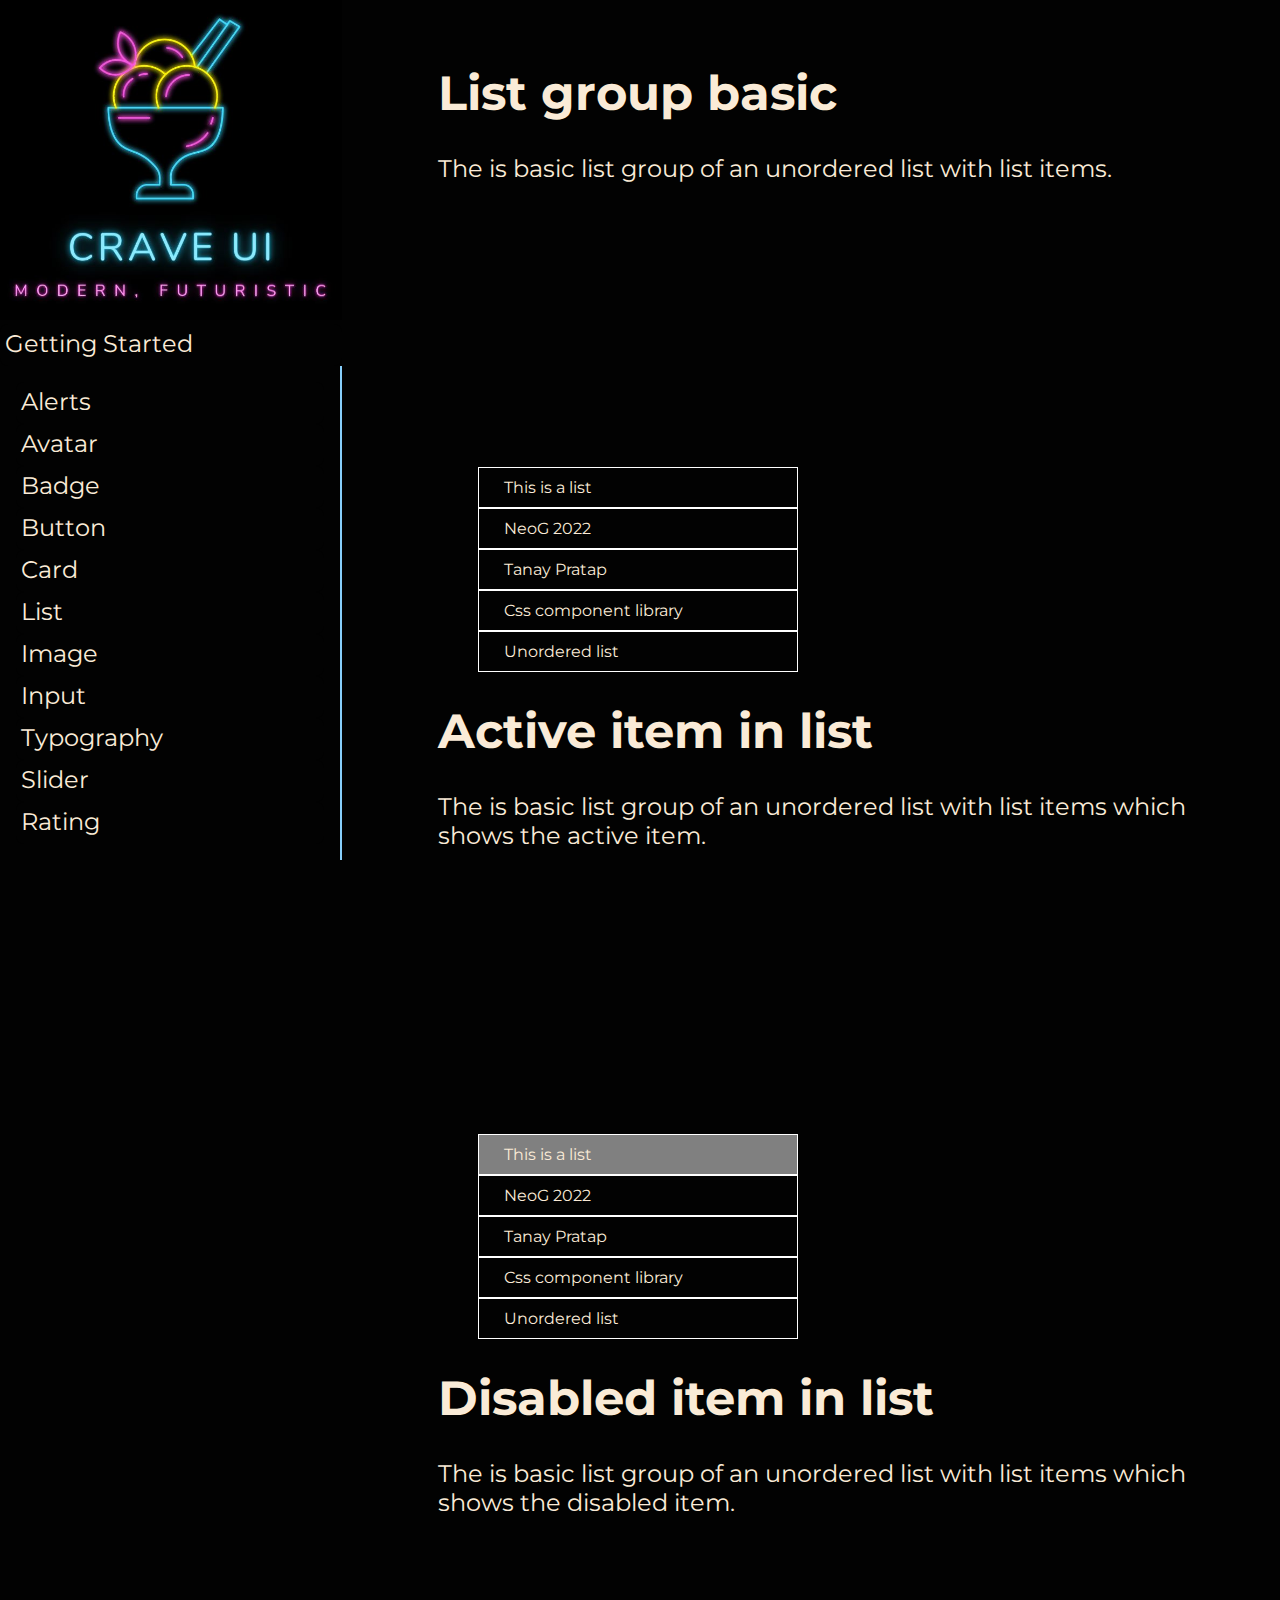
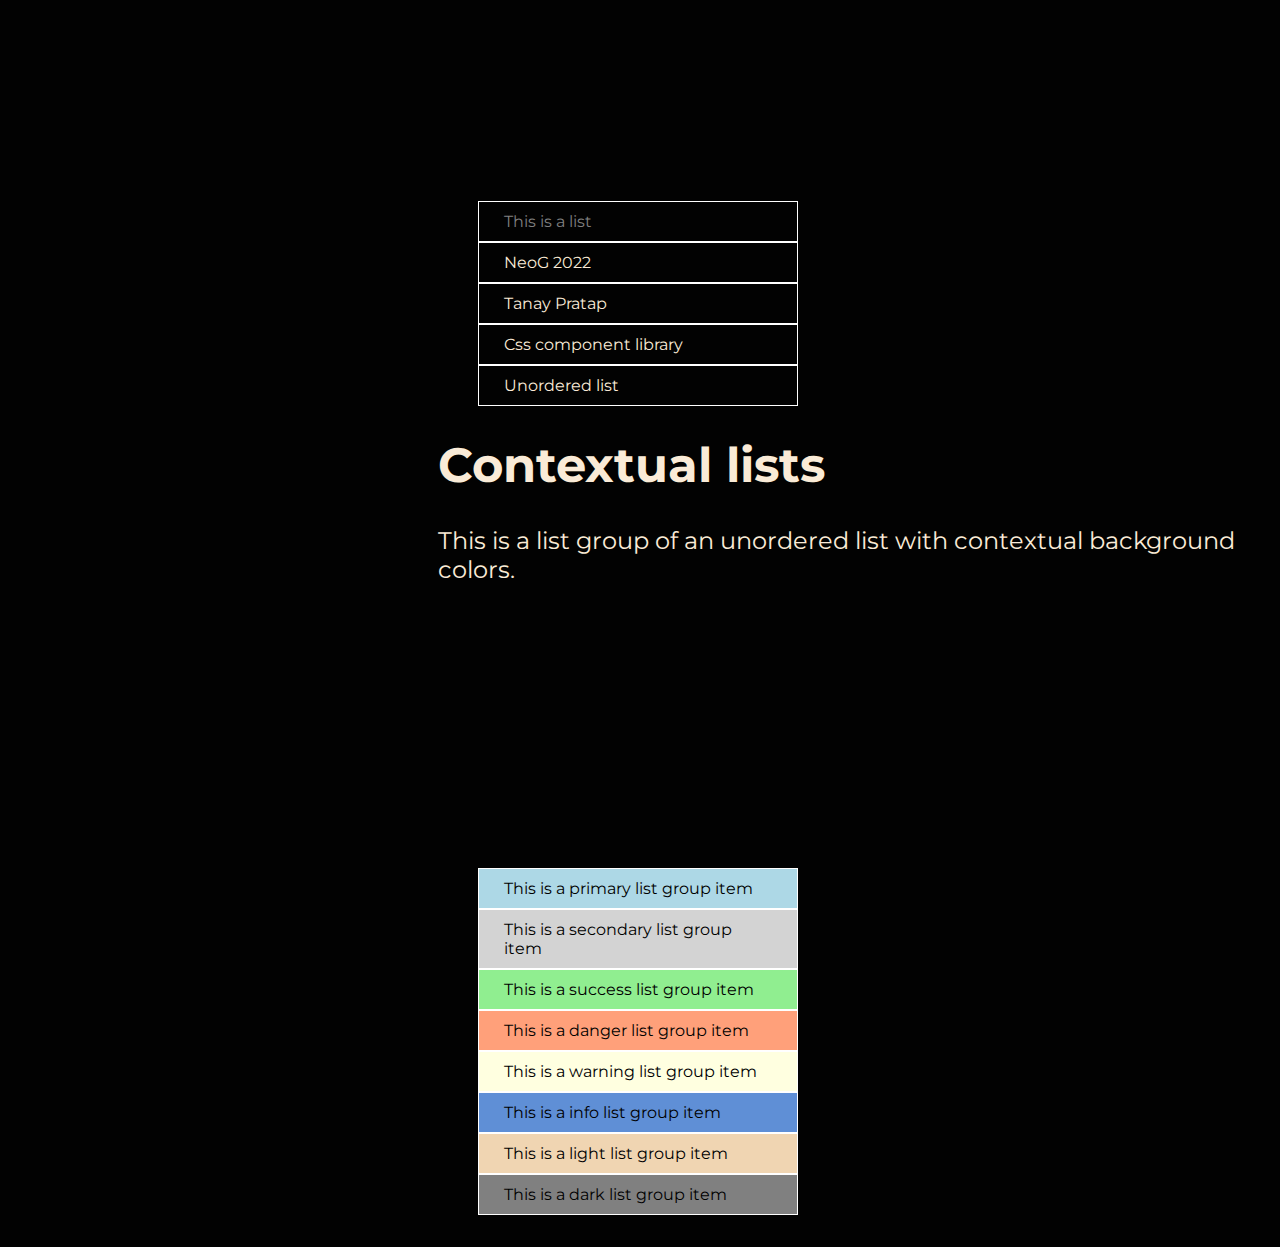
<file: components/list/list.html>
<!DOCTYPE html>
<html lang="en">
  <head>
    <meta charset="UTF-8" />
    <meta http-equiv="X-UA-Compatible" content="IE=edge" />
    <meta name="viewport" content="width=device-width, initial-scale=1.0" />
    <title>Crave-UI</title>
    <link rel="stylesheet" href="../../styles/main.css" />
    <link
      href="https://fonts.googleapis.com/css2?family=Montserrat&display=swap"
      rel="stylesheet"
    />
  </head>
  <body>
    <div class="container">
      <div class="navbar">
        <a href="/index.html">
          <img src="../../assets/logo.png" alt="Crave_UI_Logo" />
        </a>
        <div class="install">
          <a href="/index.html">
            <p>Getting Started</p>
          </a>
        </div>
        <div class="components-list">
          <ul>
            <li>
              <a href="/components/alerts/alerts.html"><p>Alerts</p></a>
            </li>
            <li>
              <a href="/components/avatar/avatar.html"><p>Avatar</p></a>
            </li>
            <li>
              <a href="/components/badge/badge.html"><p>Badge</p></a>
            </li>
            <li>
              <a href="/components/button/button.html"><p>Button</p></a>
            </li>
            <li>
              <a href="/components/cards/cards.html"><p>Card</p></a>
            </li>
            <li>
              <a href="/components/list/list.html"><p>List</p></a>
            </li>
            <li>
              <a href="/components/image/image.html"><p>Image</p></a>
            </li>
            <li>
              <a href="/components/input/input.html"><p>Input</p></a>
            </li>
            <li>
              <a href="/components/typography/typography.html"
                ><p>Typography</p></a
              >
            </li>
            <li>
              <a href="/components/slider/slider.html"><p>Slider</p></a>
            </li>
            <li>
              <a href="/components/rating/rating.html"><p>Rating</p></a>
            </li>
          </ul>
        </div>
      </div>
      <div class="main">
        <div class="display-components">
          <div class="lists">
            <h1>List group basic</h1>
            <div class="description">
              <p>
                The is basic list group of an unordered list with list items.
              </p>
            </div>
            <div class="code">
              <iframe
                src="https://www.thiscodeworks.com/embed/621203cf5362a500156c2b4f"
                style="width: 100%; height: 246px"
                frameborder="0"
              ></iframe>
            </div>
            <ul class="list list-group">
              <li class="list-group-item">This is a list</li>
              <li class="list-group-item">NeoG 2022</li>
              <li class="list-group-item">Tanay Pratap</li>
              <li class="list-group-item">Css component library</li>
              <li class="list-group-item">Unordered list</li>
            </ul>

            <h1 class="mt-30">Active item in list</h1>
            <div class="description">
              <p>
                The is basic list group of an unordered list with list items
                which shows the active item.
              </p>
            </div>
            <div class="code">
              <iframe
                src="https://www.thiscodeworks.com/embed/6212043f5362a500156c2b50"
                style="width: 100%; height: 246px"
                frameborder="0"
              ></iframe>
            </div>
            <ul class="list list-group">
              <li class="list-group-item active">This is a list</li>
              <li class="list-group-item">NeoG 2022</li>
              <li class="list-group-item">Tanay Pratap</li>
              <li class="list-group-item">Css component library</li>
              <li class="list-group-item">Unordered list</li>
            </ul>

            <h1 class="mt-30">Disabled item in list</h1>
            <div class="description">
              <p>
                The is basic list group of an unordered list with list items
                which shows the disabled item.
              </p>
            </div>
            <div class="code">
              <iframe
                src="https://www.thiscodeworks.com/embed/621204695362a500156c2b51"
                style="width: 100%; height: 246px"
                frameborder="0"
              ></iframe>
            </div>
            <ul class="list list-group">
              <li class="list-group-item disabled">This is a list</li>
              <li class="list-group-item">NeoG 2022</li>
              <li class="list-group-item">Tanay Pratap</li>
              <li class="list-group-item">Css component library</li>
              <li class="list-group-item">Unordered list</li>
            </ul>

            <h1 class="mt-30">Contextual lists</h1>
            <div class="description">
              <p>
                This is a list group of an unordered list with contextual
                background colors.
              </p>
            </div>
            <div class="code">
              <iframe
                src="https://www.thiscodeworks.com/embed/621204915362a500156c2b52"
                style="width: 100%; height: 246px"
                frameborder="0"
              ></iframe>
            </div>
            <ul class="list list-group">
              <li
                class="list-group-item list-group-item-primary list-item-dark"
              >
                This is a primary list group item
              </li>
              <li
                class="list-group-item list-group-item-secondary list-item-dark"
              >
                This is a secondary list group item
              </li>
              <li
                class="list-group-item list-group-item-success list-item-dark"
              >
                This is a success list group item
              </li>
              <li class="list-group-item list-group-item-danger list-item-dark">
                This is a danger list group item
              </li>
              <li
                class="list-group-item list-group-item-warning list-item-dark"
              >
                This is a warning list group item
              </li>
              <li class="list-group-item list-group-item-info list-item-dark">
                This is a info list group item
              </li>
              <li class="list-group-item list-group-item-light list-item-dark">
                This is a light list group item
              </li>
              <li class="list-group-item list-group-item-dark list-item-dark">
                This is a dark list group item
              </li>
            </ul>
          </div>
        </div>
      </div>
    </div>
  </body>
</html>
</file>
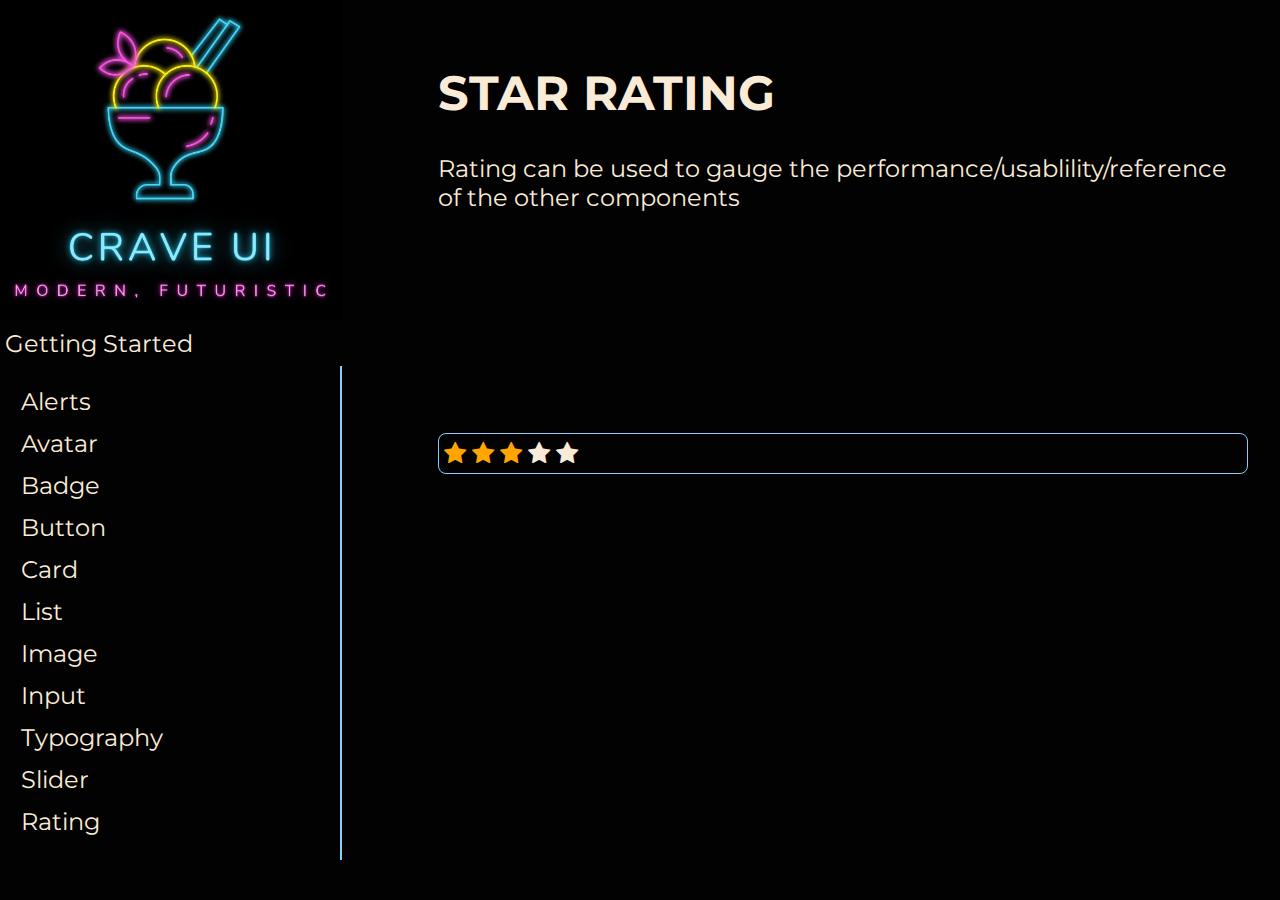
<file: components/rating/rating.html>
<!DOCTYPE html>
<html lang="en">
  <head>
    <meta charset="UTF-8" />
    <meta http-equiv="X-UA-Compatible" content="IE=edge" />
    <meta name="viewport" content="width=device-width, initial-scale=1.0" />
    <title>Crave-UI</title>
    <link rel="stylesheet" href="../../styles/main.css" />
    <link
      href="https://fonts.googleapis.com/css2?family=Montserrat&display=swap"
      rel="stylesheet"
    />
    <link rel="stylesheet" href="https://cdnjs.cloudflare.com/ajax/libs/font-awesome/4.7.0/css/font-awesome.min.css">
  </head>
  <body>
    <div class="container">
      <div class="navbar">
        <a href="/index.html">
          <img src="../../assets/logo.png" alt="Crave_UI_Logo" />
        </a>
        <div class="install">
          <a href="/index.html">
            <p>Getting Started</p>
          </a>
        </div>
        <div class="components-list">
          <ul>
            <li>
              <a href="/components/alerts/alerts.html"><p>Alerts</p></a>
            </li>
            <li>
              <a href="/components/avatar/avatar.html"><p>Avatar</p></a>
            </li>
            <li>
              <a href="/components/badge/badge.html"><p>Badge</p></a>
            </li>
            <li>
              <a href="/components/button/button.html"><p>Button</p></a>
            </li>
            <li>
              <a href="/components/cards/cards.html"><p>Card</p></a>
            </li>
            <li>
              <a href="/components/list/list.html"><p>List</p></a>
            </li>
            <li>
              <a href="/components/image/image.html"><p>Image</p></a>
            </li>
            <li>
              <a href="/components/input/input.html"><p>Input</p></a>
            </li>
            <li>
              <a href="/components/typography/typography.html"
                ><p>Typography</p></a
              >
            </li>
            <li>
              <a href="/components/slider/slider.html"><p>Slider</p></a>
            </li>
            <li>
              <a href="/components/rating/rating.html"><p>Rating</p></a>
            </li>
          </ul>
        </div>
      </div>
      <div class="main">
        <h1>STAR RATING</h1>
        <div class="description">
          <p>Rating can be used to gauge the performance/usablility/reference of the other components</p>
        </div>
        <div class="code">
          <iframe src="https://www.thiscodeworks.com/embed/6212a02611c4db00151a7dbc" style="width: 100%; height: 151px;" frameborder="0"></iframe>
        </div>
        <div class="display-components box">
          <span class="fa fa-star star-checked"></span>
          <span class="fa fa-star star-checked"></span>
          <span class="fa fa-star star-checked"></span>
          <span class="fa fa-star"></span>
          <span class="fa fa-star"></span>
        </div>
      </div>
    </div>
  </body>
</html>
</file>
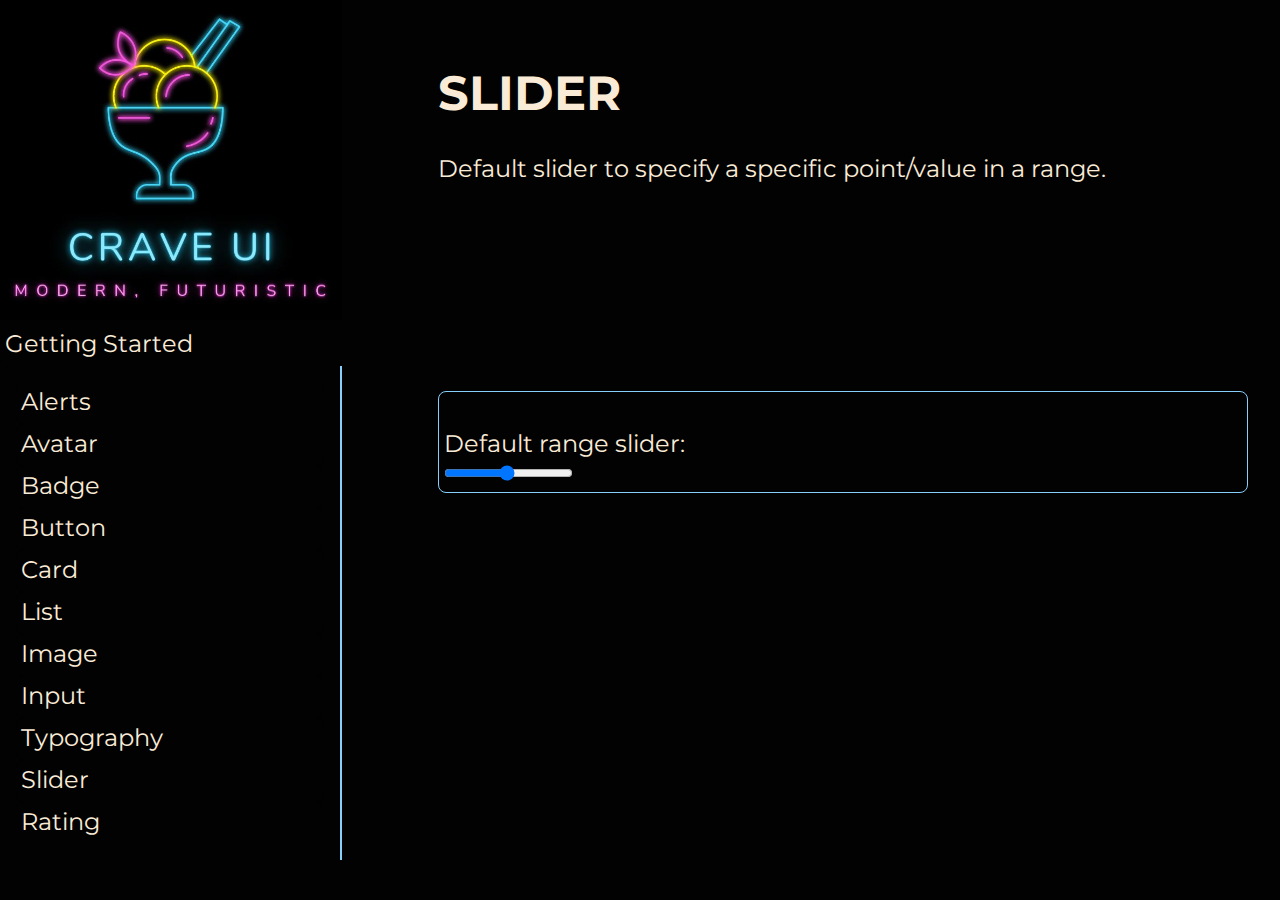
<file: components/slider/slider.html>
<!DOCTYPE html>
<html lang="en">
  <head>
    <meta charset="UTF-8" />
    <meta http-equiv="X-UA-Compatible" content="IE=edge" />
    <meta name="viewport" content="width=device-width, initial-scale=1.0" />
    <title>Crave-UI</title>
    <link rel="stylesheet" href="../../styles/main.css" />
    <link
      href="https://fonts.googleapis.com/css2?family=Montserrat&display=swap"
      rel="stylesheet"
    />
  </head>
  <body>
    <div class="container">
      <div class="navbar">
        <a href="/index.html">
          <img src="../../assets/logo.png" alt="Crave_UI_Logo" />
        </a>
        <div class="install">
          <a href="/index.html">
            <p>Getting Started</p>
          </a>
        </div>
        <div class="components-list">
          <ul>
            <li>
              <a href="/components/alerts/alerts.html"><p>Alerts</p></a>
            </li>
            <li>
              <a href="/components/avatar/avatar.html"><p>Avatar</p></a>
            </li>
            <li>
              <a href="/components/badge/badge.html"><p>Badge</p></a>
            </li>
            <li>
              <a href="/components/button/button.html"><p>Button</p></a>
            </li>
            <li>
              <a href="/components/cards/cards.html"><p>Card</p></a>
            </li>
            <li>
              <a href="/components/list/list.html"><p>List</p></a>
            </li>
            <li>
              <a href="/components/image/image.html"><p>Image</p></a>
            </li>
            <li>
              <a href="/components/input/input.html"><p>Input</p></a>
            </li>
            <li>
              <a href="/components/typography/typography.html"
                ><p>Typography</p></a
              >
            </li>
            <li>
              <a href="/components/slider/slider.html"><p>Slider</p></a>
            </li>
            <li>
              <a href="/components/rating/rating.html"><p>Rating</p></a>
            </li>
          </ul>
        </div>
      </div>
      <div class="main">
        <h1>SLIDER</h1>
        <div class="description">
          <p>Default slider to specify a specific point/value in a range.</p>
        </div>
        <div class="code">
          <iframe
            src="https://www.thiscodeworks.com/embed/6212946a11c4db00151a7d98"
            style="width: 100%; height: 138px"
            frameborder="0"
          ></iframe>
        </div>
        <div class="display-components box">
          <div class="slidecontainer">
            <p>Default range slider:</p>
            <input type="range" min="1" max="100" value="50" />
          </div>
        </div>
      </div>
    </div>
  </body>
</html>
</file>
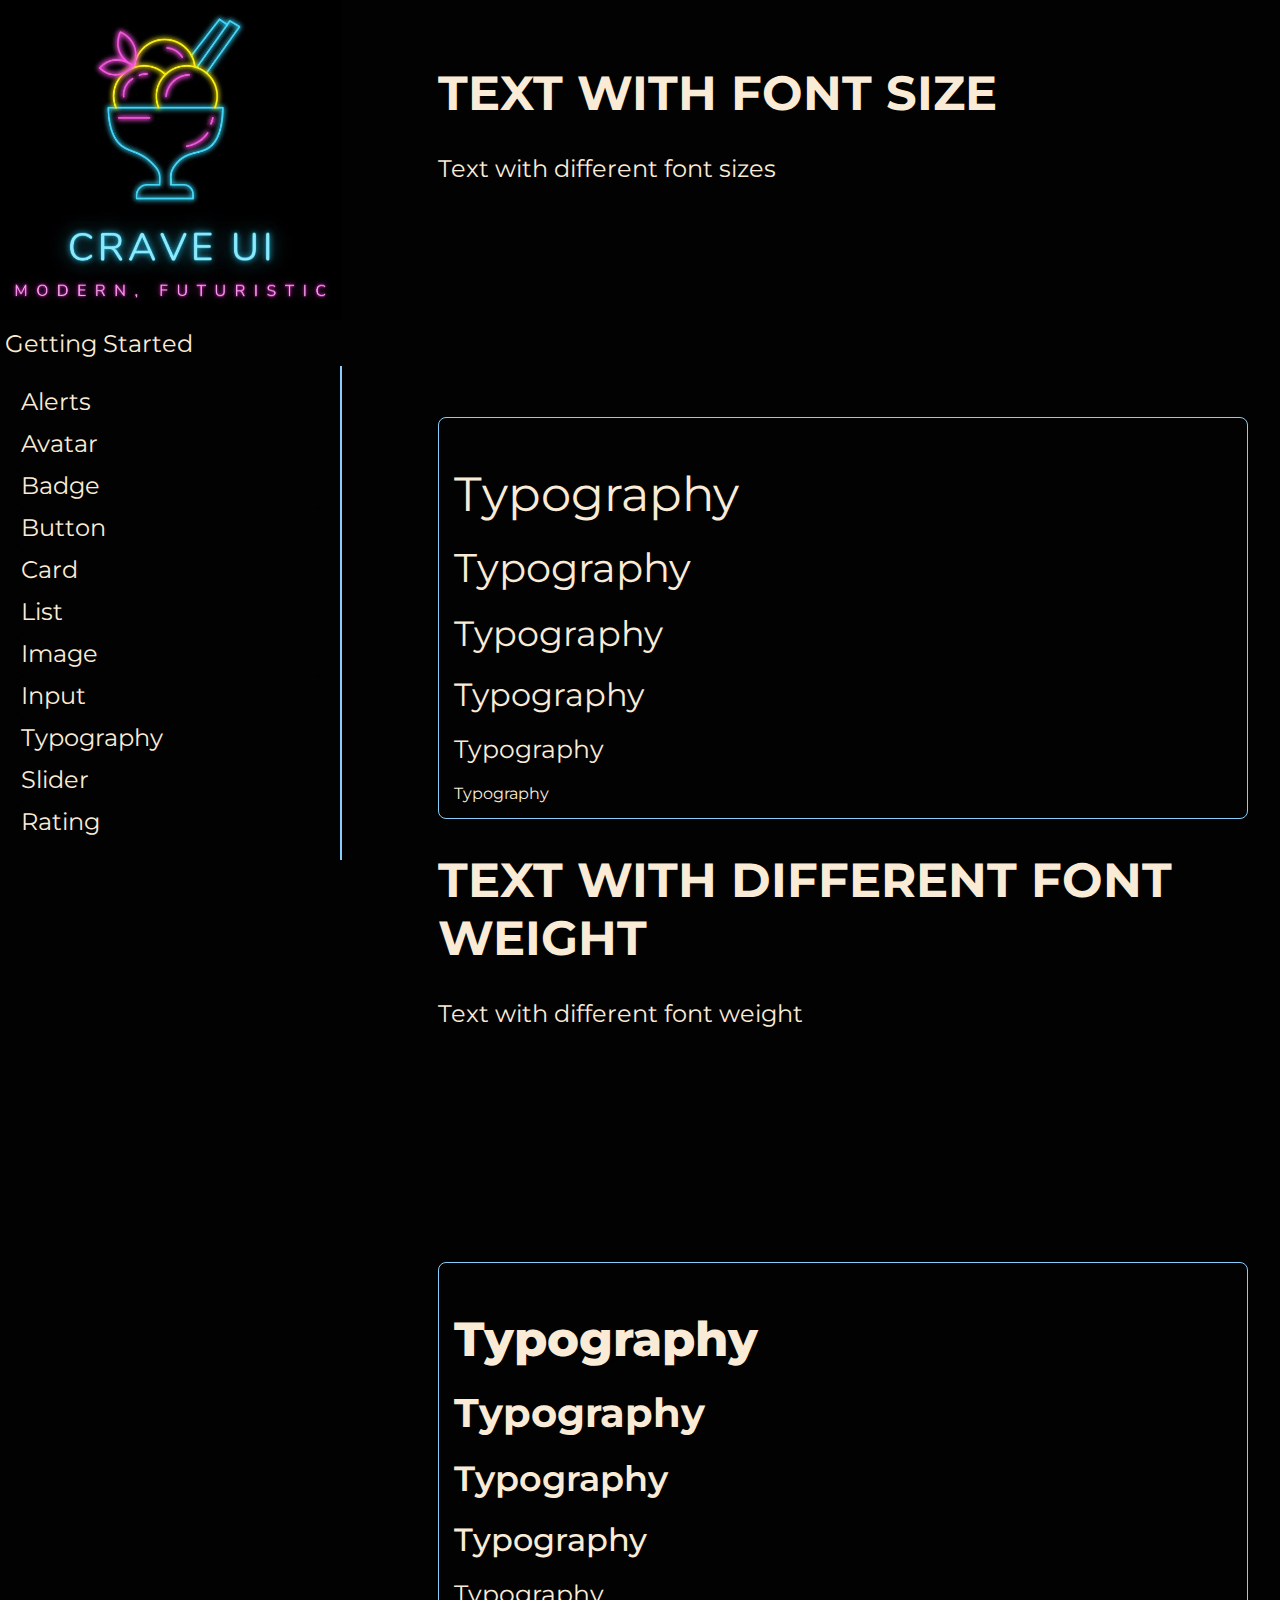
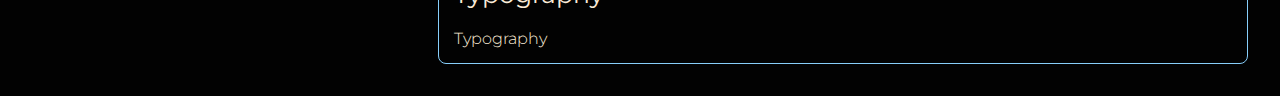
<file: components/typography/typography.html>
<!DOCTYPE html>
<html lang="en">
  <head>
    <meta charset="UTF-8" />
    <meta http-equiv="X-UA-Compatible" content="IE=edge" />
    <meta name="viewport" content="width=device-width, initial-scale=1.0" />
    <title>Crave-UI</title>
    <link rel="stylesheet" href="../../styles/main.css" />
    <link
      href="https://fonts.googleapis.com/css2?family=Montserrat&display=swap"
      rel="stylesheet"
    />
    <link
      rel="stylesheet"
      href="https://cdnjs.cloudflare.com/ajax/libs/font-awesome/4.7.0/css/font-awesome.min.css"
    />
  </head>
  <body>
    <div class="container">
      <div class="navbar">
        <a href="/index.html">
          <img src="../../assets/logo.png" alt="Crave_UI_Logo" />
        </a>
        <div class="install">
          <a href="/index.html">
            <p>Getting Started</p>
          </a>
        </div>
        <div class="components-list">
          <ul>
            <li>
              <a href="/components/alerts/alerts.html"><p>Alerts</p></a>
            </li>
            <li>
              <a href="/components/avatar/avatar.html"><p>Avatar</p></a>
            </li>
            <li>
              <a href="/components/badge/badge.html"><p>Badge</p></a>
            </li>
            <li>
              <a href="/components/button/button.html"><p>Button</p></a>
            </li>
            <li>
              <a href="/components/cards/cards.html"><p>Card</p></a>
            </li>
            <li>
              <a href="/components/list/list.html"><p>List</p></a>
            </li>
            <li>
              <a href="/components/image/image.html"><p>Image</p></a>
            </li>
            <li>
              <a href="/components/input/input.html"><p>Input</p></a>
            </li>
            <li>
              <a href="/components/typography/typography.html"
                ><p>Typography</p></a
              >
            </li>
            <li>
              <a href="/components/slider/slider.html"><p>Slider</p></a>
            </li>
            <li>
              <a href="/components/rating/rating.html"><p>Rating</p></a>
            </li>
          </ul>
        </div>
      </div>
      <div class="main">
        <h1>TEXT WITH FONT SIZE</h1>
        <div class="description">
          <p>Text with different font sizes</p>
        </div>
        <div class="code">
          <iframe
            src="https://www.thiscodeworks.com/embed/62125eb45362a500156c2be7"
            style="width: 100%; height: 164px"
            frameborder="0"
          ></iframe>
        </div>
        <div class="display-components box">
          <div class="typography">
            <p class="font-size--xxlg">Typography</p>
            <p class="font-size--xlg">Typography</p>
            <p class="font-size--lg">Typography</p>
            <p class="font-size--md">Typography</p>
            <p class="font-size--sm">Typography</p>
            <p class="font-size--xsm">Typography</p>
          </div>
        </div>
        <h1>TEXT WITH DIFFERENT FONT WEIGHT</h1>
        <div class="description">
          <p>Text with different font weight</p>
        </div>
        <div class="code">
          <iframe
            src="https://www.thiscodeworks.com/embed/62125ef15362a500156c2be8"
            style="width: 100%; height: 164px"
            frameborder="0"
          ></iframe>
        </div>
        <div class="display-components box">
          <div class="typography">
            <p class="font-size--xxlg font-weight--800">Typography</p>
            <p class="font-size--xlg font-weight--700">Typography</p>
            <p class="font-size--lg font-weight--600">Typography</p>
            <p class="font-size--md font-weight--500">Typography</p>
            <p class="font-size--sm font-weight--400">Typography</p>
            <p class="font-size--xsm font-weight--300">Typography</p>
          </div>
        </div>
      </div>
    </div>
  </body>
</html>
</file>
<file: styles/main.css>
/* Icons */
@import url("https://cdnjs.cloudflare.com/ajax/libs/font-awesome/4.7.0/css/font-awesome.min.css");

/* Fonts */
@import url("https://fonts.googleapis.com/css2?family=Montserrat&display=swap");


/* General Styles */
@import "./general.css";
@import "./reset.css";
@import "./themes.css";

/* Components */
@import ".././components/alerts/alerts.css";
@import ".././components/avatar/avatar.css";
@import ".././components/badge/badge.css";
@import ".././components/button/button.css";
@import ".././components/cards/cards.css";
@import ".././components/list/list.css";
@import ".././components/image/image.css";
@import ".././components/input/input.css";
@import ".././components/typography/typography.css";
@import ".././components/rating/rating.css";
</file>
